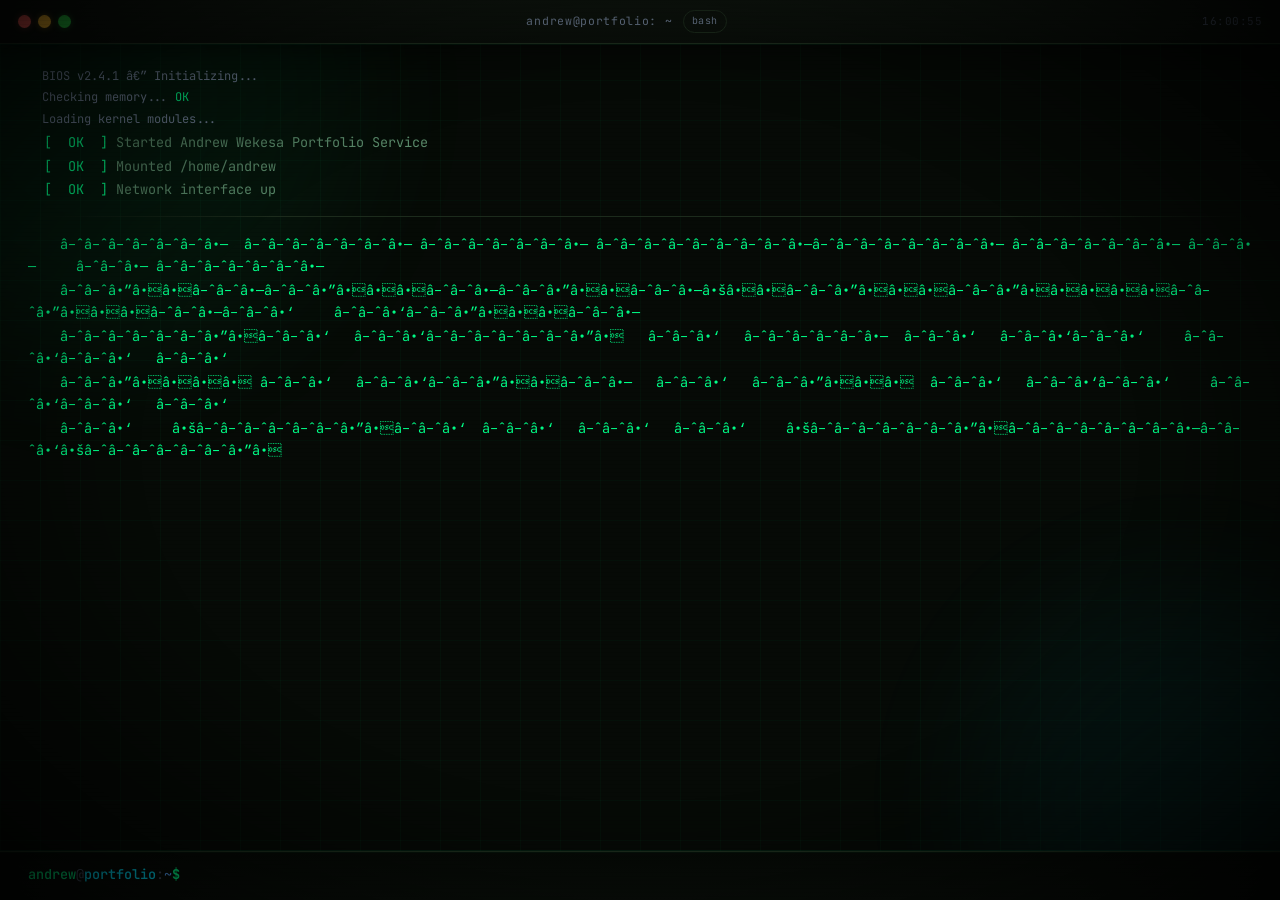
<file: index.html>
﻿<!DOCTYPE html>
<html lang="en">
<head>
<meta charset="UTF-8">
<meta name="viewport" content="width=device-width, initial-scale=1.0">
<title>Andrew Wekesa Wafula â€” Software Engineer</title>
<link href="https://fonts.googleapis.com/css2?family=JetBrains+Mono:wght@300;400;500;700&display=swap" rel="stylesheet">
<style>
*,*::before,*::after{box-sizing:border-box;margin:0;padding:0}
:root{
  --green:#00ff88;--green-dim:#00cc66;--green-faint:rgba(0,255,136,0.07);
  --blue:#58a6ff;--yellow:#ffd700;--red:#ff5555;--cyan:#00e5ff;--purple:#c792ea;
  --white:#e6edf3;--muted:#4a5568;--muted2:#718096;
  --bg:#060a06;--bg2:#0a0f0a;--border:#162216;--border2:#1e2e1e;
}
html,body{height:100%;background:var(--bg);color:var(--green);font-family:'JetBrains Mono',monospace;font-size:13.5px;line-height:1.65;overflow:hidden}
body::before{content:'';position:fixed;inset:0;background-image:linear-gradient(rgba(0,255,136,0.03) 1px,transparent 1px),linear-gradient(90deg,rgba(0,255,136,0.03) 1px,transparent 1px);background-size:40px 40px;pointer-events:none;z-index:0;animation:gridPulse 8s ease-in-out infinite}
@keyframes gridPulse{0%,100%{opacity:.6}50%{opacity:1}}
body::after{content:'';position:fixed;inset:0;background:repeating-linear-gradient(0deg,transparent,transparent 3px,rgba(0,0,0,.06) 3px,rgba(0,0,0,.06) 4px);pointer-events:none;z-index:200}
#vignette{position:fixed;inset:0;background:radial-gradient(ellipse at center,transparent 55%,rgba(0,0,0,.85) 100%);pointer-events:none;z-index:201}
#orb1,#orb2{position:fixed;border-radius:50%;pointer-events:none;z-index:0;filter:blur(80px);opacity:.06}
#orb1{width:500px;height:500px;background:var(--green);top:-150px;left:-150px;animation:orbFloat1 12s ease-in-out infinite}
#orb2{width:400px;height:400px;background:var(--cyan);bottom:-100px;right:-100px;animation:orbFloat2 15s ease-in-out infinite}
@keyframes orbFloat1{0%,100%{transform:translate(0,0)}50%{transform:translate(60px,40px)}}
@keyframes orbFloat2{0%,100%{transform:translate(0,0)}50%{transform:translate(-40px,-60px)}}
#scan-flash{position:fixed;inset:0;background:linear-gradient(180deg,transparent 0%,var(--green) 50%,transparent 100%);pointer-events:none;z-index:300;opacity:0;animation:scanFlash 1.2s ease-out forwards}
@keyframes scanFlash{0%{opacity:0}10%{opacity:.15}100%{opacity:0}}
#terminal-wrapper{position:relative;z-index:10;width:100%;height:100vh;display:flex;flex-direction:column}
#titlebar{background:linear-gradient(180deg,#0f160f,#0a0f0a);border-bottom:1px solid var(--border2);padding:10px 18px;display:flex;align-items:center;gap:10px;flex-shrink:0;box-shadow:0 1px 0 rgba(0,255,136,.06),0 4px 20px rgba(0,0,0,.4)}
.dots{display:flex;gap:7px;align-items:center}
.dot{width:13px;height:13px;border-radius:50%;cursor:default;transition:filter .2s}
.dot:hover{filter:brightness(1.3)}
.dot.red{background:#ff5f57;box-shadow:0 0 6px #ff5f5766}
.dot.yellow{background:#ffbd2e;box-shadow:0 0 6px #ffbd2e66}
.dot.green{background:#28c840;box-shadow:0 0 6px #28c84066}
#titlebar-center{flex:1;display:flex;align-items:center;justify-content:center;gap:10px}
#titlebar-text{font-size:11.5px;color:var(--muted2);letter-spacing:.06em}
.tb-badge{font-size:10px;padding:2px 8px;border:1px solid var(--border2);border-radius:20px;color:var(--muted2);letter-spacing:.05em}
#titlebar-right{font-size:11px;color:var(--muted);letter-spacing:.04em;min-width:80px;text-align:right}
#output{flex:1;overflow-y:auto;padding:22px 28px 10px;scroll-behavior:smooth;position:relative;z-index:10}
#output::-webkit-scrollbar{width:3px}
#output::-webkit-scrollbar-track{background:transparent}
#output::-webkit-scrollbar-thumb{background:var(--border2);border-radius:2px}
#output::-webkit-scrollbar-thumb:hover{background:var(--green-dim)}
#input-area{display:flex;align-items:center;padding:11px 28px 15px;flex-shrink:0;border-top:1px solid var(--border2);background:linear-gradient(0deg,var(--bg2),var(--bg));box-shadow:0 -1px 0 rgba(0,255,136,.08),inset 0 1px 0 rgba(0,255,136,.04);position:relative;z-index:10}
#prompt-label{white-space:nowrap;user-select:none;display:flex;align-items:center}
.pl-user{color:var(--green);font-weight:500}.pl-at{color:var(--muted)}.pl-host{color:var(--cyan);font-weight:500}.pl-sep{color:var(--muted)}.pl-path{color:var(--blue)}.pl-dollar{color:var(--green);margin-right:10px;font-weight:700}
#cmd-input{flex:1;background:transparent;border:none;outline:none;color:var(--white);font-family:inherit;font-size:13.5px;caret-color:var(--green)}
.line{margin:1.5px 0;white-space:pre-wrap;word-break:break-word}
.line.prompt{color:var(--green);display:flex;align-items:flex-start;margin:3px 0}
.line.prompt .p-label{white-space:nowrap}
.line.prompt .cmd-text{color:var(--white);margin-left:10px}
.line.empty{height:8px}.line.output{color:#5a8a6a}.line.error{color:var(--red)}.line.info{color:var(--cyan)}.line.accent{color:var(--yellow)}.line.white{color:var(--white)}.line.muted{color:var(--muted2);font-size:12px}.line.green{color:var(--green)}
.divider{height:1px;background:linear-gradient(90deg,transparent,var(--border2) 20%,var(--border2) 80%,transparent);margin:6px 0}
@keyframes slideIn{from{opacity:0;transform:translateX(-6px)}to{opacity:1;transform:translateX(0)}}
.boot-line{animation:slideIn .18s ease forwards;opacity:0}
.project-card{border:1px solid var(--border2);border-left:3px solid var(--green);padding:12px 16px;margin:5px 0;background:var(--green-faint);border-radius:0 6px 6px 0;position:relative;overflow:hidden;transition:border-color .2s,background .2s}
.project-card::before{content:'';position:absolute;inset:0;background:linear-gradient(135deg,rgba(0,255,136,.04),transparent 60%);pointer-events:none}
.project-card:hover{border-left-color:var(--cyan);background:rgba(0,229,255,.05)}
.p-header{display:flex;align-items:center;gap:10px;flex-wrap:wrap}
.p-title{color:var(--yellow);font-weight:700;font-size:13px}
.p-status{font-size:10px;padding:2px 8px;border-radius:20px;border:1px solid;font-weight:500;letter-spacing:.05em}
.p-desc{color:var(--white);font-size:12px;margin-top:5px;opacity:.8;line-height:1.5}
.p-link{color:var(--green-dim);font-size:11.5px;margin-top:6px;text-decoration:none;display:inline-flex;align-items:center;gap:4px;transition:color .2s}
.p-link:hover{color:var(--green);text-decoration:underline}
.skills-section{margin:4px 0}.skill-row{display:flex;align-items:center;gap:12px;margin:5px 0}
.skill-name{width:130px;color:var(--white);font-size:12px;flex-shrink:0}
.skill-track{flex:1;height:5px;background:var(--border2);border-radius:10px;overflow:hidden}
.skill-fill{height:100%;border-radius:10px;width:0%;transition:width 1s cubic-bezier(.4,0,.2,1)}
.skill-pct{font-size:11px;color:var(--muted2);min-width:32px;text-align:right}
.tag-cloud{display:flex;flex-wrap:wrap;gap:7px;margin:6px 0}
.tag{padding:3px 11px;border:1px solid var(--border2);border-radius:20px;font-size:11.5px;transition:border-color .2s,color .2s;cursor:default}
.tag:hover{border-color:var(--green-dim);color:var(--green)}
.tag.green{color:var(--green-dim);border-color:rgba(0,204,102,.3)}.tag.cyan{color:var(--cyan);border-color:rgba(0,229,255,.3)}.tag.yellow{color:var(--yellow);border-color:rgba(255,215,0,.3)}.tag.purple{color:var(--purple);border-color:rgba(199,146,234,.3)}.tag.blue{color:var(--blue);border-color:rgba(88,166,255,.3)}
.stat-grid{display:grid;grid-template-columns:repeat(auto-fill,minmax(150px,1fr));gap:8px;margin:6px 0}
.stat-card{border:1px solid var(--border2);border-radius:6px;padding:10px 14px;background:var(--green-faint);text-align:center}
.stat-val{font-size:20px;font-weight:700;color:var(--green);line-height:1.2}
.stat-lbl{font-size:10px;color:var(--muted2);margin-top:2px;letter-spacing:.05em}
@media(max-width:600px){html{font-size:12px}#output{padding:14px 14px 8px}#input-area{padding:9px 14px 13px}.stat-grid{grid-template-columns:repeat(2,1fr)}}
</style>
</head>
<body>
<div id="scan-flash"></div>
<div id="vignette"></div>
<div id="orb1"></div>
<div id="orb2"></div>
<div id="terminal-wrapper">
  <div id="titlebar">
    <div class="dots"><div class="dot red"></div><div class="dot yellow"></div><div class="dot green"></div></div>
    <div id="titlebar-center">
      <span id="titlebar-text">andrew@portfolio: ~</span>
      <span class="tb-badge">bash</span>
    </div>
    <div id="titlebar-right"></div>
  </div>
  <div id="output"></div>
  <div id="input-area">
    <span id="prompt-label">
      <span class="pl-user">andrew</span><span class="pl-at">@</span><span class="pl-host">portfolio</span><span class="pl-sep">:</span><span class="pl-path" id="cwd">~</span><span class="pl-dollar"> $</span>
    </span>
    <input id="cmd-input" type="text" autocomplete="off" autocorrect="off" autocapitalize="off" spellcheck="false" autofocus />
  </div>
</div>
<script>
const output=document.getElementById('output'),input=document.getElementById('cmd-input'),cwdEl=document.getElementById('cwd'),tbText=document.getElementById('titlebar-text'),tbRight=document.querySelector('#titlebar-right');
let currentDir='~',cmdHistory=[],histIdx=-1;
function updateClock(){const n=new Date(),h=String(n.getHours()).padStart(2,'0'),m=String(n.getMinutes()).padStart(2,'0'),s=String(n.getSeconds()).padStart(2,'0');tbRight.textContent=`${h}:${m}:${s}`;}
setInterval(updateClock,1000);updateClock();
function esc(t){return String(t).replace(/&/g,'&amp;').replace(/</g,'&lt;').replace(/>/g,'&gt;');}
function print(html,cls='output'){const d=document.createElement('div');d.className='line '+cls;d.innerHTML=html;output.appendChild(d);output.scrollTop=output.scrollHeight;}
function blank(){const d=document.createElement('div');d.className='line empty';output.appendChild(d);}
function hr(){const d=document.createElement('div');d.className='divider';output.appendChild(d);}
function printPrompt(cmd){const d=document.createElement('div');d.className='line prompt';d.innerHTML=`<span class="p-label"><span class="pl-user">andrew</span><span class="pl-at">@</span><span class="pl-host">portfolio</span><span class="pl-sep">:</span><span class="pl-path">${esc(currentDir)}</span><span class="pl-dollar"> $</span></span><span class="cmd-text">${esc(cmd)}</span>`;output.appendChild(d);output.scrollTop=output.scrollHeight;}
function updateCwd(){cwdEl.textContent=currentDir;tbText.textContent=`andrew@portfolio: ${currentDir}`;}

const FS={'~':['about.txt','skills.txt','contact.txt','philosophy.txt','projects/','education/'],'~/projects':['smartbursary/','fundipro/','hms/','footballverse/','portfolio/'],'~/projects/smartbursary':['README.md','frontend/','backend/'],'~/projects/fundipro':['README.md','src/','docs/','public/'],'~/projects/hms':['README.md','src/','frontend/'],'~/projects/portfolio':['index.html'],'~/projects/footballverse':['README.md','src/','data/'],'~/education':['kisii_university.txt','courses.txt']};

const FILES={
'about.txt':`
  Name     :  Andrew Wekesa Wafula
  Role     :  Software Engineer Â· Builder Â· Entrepreneur
  School   :  Kisii University â€” BSc Software Engineering (Year 3)
  Location :  Kenya ðŸ‡°ðŸ‡ª
  Phone    :  +254 710 435 113 / +254 107 875 549
  Email    :  andrewekesa675@gmail.com
  GitHub   :  github.com/ANDREW-WEKESA

  Kenyan software developer building practical digital products â€”
  government systems, marketplaces, healthcare automation, and web applications.
  Focused on platforms that solve local problems but scale globally.

  Key Projects:
    â€¢ SmartBursary â€” NG-CDF bursary management (15 constituencies)
    â€¢ HMS â€” Hospital management with AI symptom checker
    â€¢ FundiPro â€” Service marketplace for artisans
    â€¢ Client Management â€” Freelance pipeline system

  Philosophy:
    â€¢ Build first, improve continuously
    â€¢ Learn through real-world projects
    â€¢ Ship working software, not perfect plans
    â€¢ Create products with real business value

  Open to jobs, freelance projects, and collaborations.
  Let's think big and recreate our world together. ðŸŒ`,
'skills.txt':`
  Run the 'skills' command for a full visual overview.

  Languages  : JavaScript, Python, HTML/CSS, SQL
  Runtime    : Node.js / Express
  Frontend   : React, Vite, PWA
  Databases  : MySQL, MongoDB, Cloudflare D1
  Cloud      : Cloudflare Workers, Pages, Vercel, GitHub Pages
  Tools      : Git, GitHub, VS Code, PowerShell
  APIs       : M-Pesa Daraja, Africa's Talking
  Automation : Python, Selenium`,
'contact.txt':`
  Email    :  andrewekesa675@gmail.com
  Phone    :  +254 710 435 113
  Alt Phone:  +254 107 875 549
  GitHub   :  github.com/ANDREW-WEKESA
  Portfolio:  andrew-wekesa.github.io
  Location :  Kenya ðŸ‡°ðŸ‡ª

  Open to:
    âœ¦  Full-time software engineering roles
    âœ¦  Freelance & contract projects
    âœ¦  SaaS & product collaborations
    âœ¦  Kenyan fintech integrations
    âœ¦  Open source contributions`,
'philosophy.txt':`
  "Let's think big and recreate our world â€”
   a safer and happier place through technology."

  â€” Andrew Wekesa Wafula, 2026

  I believe software is not just code.
  It is infrastructure for human progress.

  Every project I build is a step toward that world:
    âœ¦  HMS     â€” better healthcare access
    âœ¦  FundiPro â€” dignified work for skilled people
    âœ¦  Tools   â€” efficiency for those who need it most

  Requirements never end. Neither does the work.
  That is not a burden â€” it is the mission.`,
'kisii_university.txt':`
  Kisii University
  School of Information Science & Technology
  Degree  : BSc Software Engineering
  Status  : Year 3 (2024 â€“ Present)
  Focus   : Software Engineering, Databases, Web Dev, APIs`,
'courses.txt':`
  SOEN 202 â€” Advanced Database Management
  SOEN 205 â€” Software Engineering Standards
  SOEN 211 â€” Requirements Engineering
  SOEN 212 â€” Software Design
  SOEN 255 â€” Web Development
  SOEN 260 â€” API Design & Integration`,
'README.md (smartbursary)':`
  SmartBursary â€” NG-CDF Bursary Management
  Live     : https://smart-bursary-xijg-git-main-andrew-wekesas-projects.vercel.app
  Backend  : https://smartbursary-backend.onrender.com
  GitHub   : github.com/ANDREW-WEKESA/SmartBursary
  Stack    : React Â· FastAPI Â· PostgreSQL
  Purpose  : Digitize Kenya's NG-CDF bursary process
  Features : Student applications, multi-constituency support,
             document uploads, 8-stage review workflow,
             PDF award letter generation, email/SMS notifications,
             role-based access (students, reviewers, admins),
             15 constituencies, audit logging
  Status   : Live â€” Government-ready production system`,
'README.md (fundipro)':`
  FundiPro â€” Service Marketplace Platform
  Live     : https://fundipro-v21.vercel.app
  GitHub   : github.com/ANDREW-WEKESA/fundipro-v2
  Stack    : JavaScript Â· Node.js Â· React
  Vision   : Connect fundis/artisans/technicians with customers
  Features : Storefronts, profiles, service listings,
             image galleries, vendor management, search
  Ambition : Modern digital ecosystem for skilled workers
  Status   : Live â€” growing`,
'README.md (hms)':`
  HMS â€” Hospital Management System
  Frontend : React (Cloudflare Pages / Vercel)
  Backend  : Cloudflare Workers + D1
  Live     : c215c0fa.hms-frontend-gs6.pages.dev
  Modules  : Patients, Appointments, AI Checker, Analytics,
             Disease Library, Billing, Owner Dashboard
  Status   : Live & actively evolving`,
'README.md (footballverse)':`
  FootballVerse â€” Football Data & Analytics
  Stack   : Python
  Vision  : Football data platform / analytics explorer
  Status  : Active development`,
'README.md (portfolio)':`
  Portfolio â€” Terminal CV
  Stack   : HTML Â· CSS Â· Vanilla JS
  Live    : andrew-wekesa.vercel.app
  Concept : Interactive terminal-style developer portfolio
  Status  : Live`,
};

const PROJECTS=[
  {
    title:'SmartBursary â€” NG-CDF Management System',
    desc:'Full-stack government bursary management system for Kenya\'s National Government Constituency Development Fund. Digitizes the entire application, review, and award process across 15 constituencies. Students apply online, admins review and approve, PDF award letters generated automatically.',
    link:'smart-bursary-xijg-git-main-andrew-wekesas-projects.vercel.app',
    github:'github.com/ANDREW-WEKESA/SmartBursary',
    status:'Live',color:'var(--blue)',
    readme:`# SmartBursary — NG-CDF Management System

## Overview
SmartBursary is a production-ready bursary management system for Kenya's National Government Constituency Development Fund (NG-CDF). It digitizes the entire bursary lifecycle from student application to award letter generation, making education funding transparent, efficient, and accessible.

## Key Features
- Smart forms with auto-fill from student profiles
- 15 real Kenya constituencies
- 8-stage workflow: Submitted → Under Review → Verification → Committee Review → Approved/Rejected/Disbursed
- PDF award letter generation
- Email & SMS notifications (SendGrid + Africa's Talking)
- Complete audit logging

## Tech Stack
- Frontend: React + Vite
- Backend: FastAPI (Python)
- Database: PostgreSQL
- Deployment: Vercel + Render

## Status
🟢 Live in Production

## Links
- Live: https://smart-bursary-xijg-git-main-andrew-wekesas-projects.vercel.app/
- GitHub: https://github.com/ANDREW-WEKESA/SmartBursary`
  },
  {
    title:'Client Management System',
    desc:'Full-stack client intake and project management system. Clients submit project requests, Andrew manages them through a pipeline from New to Paid. Backed by Cloudflare D1.',
    link:'client-mgmt-iota.vercel.app',
    github:'github.com/ANDREW-WEKESA/client-mgmt',
    status:'Live',color:'var(--purple)',
    readme:`# Client Management System

## Overview
A purpose-built client management system for freelance software development. Clients describe what they want to build via a structured intake form, and Andrew manages projects through a full pipeline dashboard.

## Features
- Project intake form with structured questions
- Pipeline stages: New → Quoted → Agreed → In Progress → Review → Delivered → Paid
- Admin dashboard with status management
- CSV export for reports
- Email client directly from dashboard

## Tech Stack
- Frontend: HTML · CSS · Vanilla JS
- Backend: Cloudflare Workers · Hono
- Database: Cloudflare D1 (SQLite)

## Status
🟢 Live

## Links
- Live: https://client-mgmt-iota.vercel.app
- GitHub: https://github.com/ANDREW-WEKESA/client-mgmt`
  },
  {
    title:'FundiPro â€” Service Marketplace',
    desc:'Digital marketplace connecting fundis, artisans and technicians with customers. Storefronts, profiles, service listings, image galleries, and vendor management.',
    link:'fundipro-v21.vercel.app',
    github:'github.com/ANDREW-WEKESA/fundipro-v2',
    status:'Live',color:'var(--green)',
    readme:`# FundiPro — Service Marketplace

## Overview
FundiPro is a digital marketplace that connects fundis, artisans, and skilled technicians with customers across Kenya. The platform digitizes local service industries and provides skilled workers with a professional online presence.

## Features
- Professional storefronts for fundis and artisans
- Service listings with images and pricing
- Customer search and discovery
- Vendor profile management
- Image galleries for showcasing work
- Search and filter capabilities

## Tech Stack
- Frontend: React · Vite
- Backend: Node.js · Express
- Database: MySQL
- Deployment: Vercel

## Status
🟢 Live — actively growing client base

## Links
- Live: https://fundipro-v21.vercel.app
- GitHub: https://github.com/ANDREW-WEKESA/fundipro-v2`
  },
  {
    title:'HMS â€” Hospital Management System',
    desc:'Full hospital dashboard with patient management, appointments, AI symptom checker, analytics, disease library, billing, and owner dashboard. PWA-ready.',
    link:'hms-frontend-gs6.pages.dev',
    github:'github.com/ANDREW-WEKESA/hms',
    status:'Live',color:'var(--cyan)',
    readme:`# HMS — Hospital Management System

## Overview
A comprehensive hospital management platform built for Kenyan healthcare facilities. Designed to digitize patient records, streamline appointments, and provide AI-powered clinical support.

## Modules
- Patient Management — Registration, profiles, medical history
- Appointments — Scheduling, calendar, SMS reminders
- AI Symptom Checker — Powered by Anthropic Claude
- Disease Library — Kenya-specific disease database
- Analytics — Patient trends, visit analytics, reports
- Billing — Invoice generation, payment tracking
- Lab Results — Test ordering and results management
- Multi-Hospital Dashboard
- PWA Offline Support

## Tech Stack
- Frontend: React · Vite · TailwindCSS
- Backend: Cloudflare Workers · Hono
- Database: Cloudflare D1 (SQLite)
- AI: Anthropic Claude API
- SMS: Africa's Talking

## Status
🟢 Live & actively evolving

## Links
- Live: https://hms-frontend-gs6.pages.dev
- GitHub: https://github.com/ANDREW-WEKESA/hms`
  },
  {
    title:'FootballVerse â€” Football Analytics',
    desc:'Football data and analytics platform. Stats, match data, insights, and automation workflows for the beautiful game.',
    link:'github.com/ANDREW-WEKESA/FootballVerse',
    github:'github.com/ANDREW-WEKESA/FootballVerse',
    status:'Active',color:'var(--yellow)',
    readme:`# FootballVerse — Football Analytics

## Overview
FootballVerse is a football data and analytics platform focused on delivering insights, statistics, and automated data workflows for the beautiful game.

## Features
- Match data collection and storage
- Player and team statistics
- Automated data pipelines
- Analytics and trend analysis
- Browser automation for data gathering

## Tech Stack
- Language: Python
- Automation: Selenium
- Data: Pandas · NumPy
- Storage: SQLite / JSON

## Status
🟡 Active development

## Links
- GitHub: https://github.com/ANDREW-WEKESA/FootballVerse`
  },
  {
    title:'FundiPro Website',
    desc:'Complete marketing website for FundiPro service marketplace. Multi-page site with services showcase, about page, contact forms, and vendor listings.',
    link:'andrew-wekesa.github.io/fundipro-website',
    github:'github.com/ANDREW-WEKESA/fundipro-website',
    status:'Live',color:'var(--orange)',
    readme:`# FundiPro Website

## Overview
Complete marketing website for the FundiPro service marketplace platform. Multi-page professional website showcasing services, features, and vendor ecosystem.

## Pages
- Home — Hero section, features overview, CTA
- Services — Complete service catalog and categories
- About — Platform story, mission, and team
- Contact — Contact forms and support information
- Vendors — Featured vendors and success stories

## Features
- Multi-page navigation
- Service category browsing
- Vendor showcase section
- Contact forms
- Responsive design
- SEO-optimized content

## Tech Stack
- HTML · CSS · JavaScript
- Multi-page architecture
- GitHub Pages deployment

## Status
🟢 Live

## Links
- Live: https://andrew-wekesa.github.io/fundipro-website/
- GitHub: https://github.com/ANDREW-WEKESA/fundipro-website`
  },
  {
    title:'HMS Website',
    desc:'Complete marketing website for Hospital Management System. Professional healthcare-focused site showcasing HMS modules, AI features, and benefits for healthcare facilities.',
    link:'hms-fundipro-websites-hms.vercel.app',
    github:'github.com/ANDREW-WEKESA/hms-website',
    status:'Live',color:'var(--cyan)',
    readme:`# HMS Website

## Overview
Professional marketing website for the Hospital Management System (HMS). Comprehensive showcase of healthcare management platform capabilities, modules, and benefits.

## Features
- Healthcare-focused design
- Complete module showcase
- AI capabilities highlight
- Benefits for healthcare facilities
- Patient management overview
- Appointment system features
- Billing & analytics sections
- Kenya-specific healthcare focus
- Professional medical branding

## Tech Stack
- HTML · CSS · JavaScript
- Healthcare-optimized design
- Vercel deployment

## Status
🟢 Live

## Links
- Live: https://hms-fundipro-websites-hms.vercel.app/
- GitHub: https://github.com/ANDREW-WEKESA/hms-website`
  },
  {
    title:'Portfolio â€” Terminal CV',
    desc:'This terminal-style developer portfolio. One file, no framework, fully interactive. Building products one deployment at a time.',
    link:'andrew-wekesa.vercel.app',
    github:'github.com/ANDREW-WEKESA/portfolio',
    status:'Live',color:'var(--green)',
    readme:`# Portfolio — Terminal CV

## Overview
An interactive developer portfolio designed as a Linux terminal emulator. Visitors explore Andrew's profile by typing commands — no buttons, no scrolling sections, just a terminal.

## Features
- Fake boot sequence with BIOS animation
- ASCII art banner
- CRT scanline overlay + vignette
- Animated background grid
- Live clock in titlebar
- Full command set with tab autocomplete
- Arrow key command history

## Commands
whoami · projects · skills · contact · philosophy · stats · neofetch · ls · cat · cd · github · email

## Tech Stack
- Pure HTML · CSS · Vanilla JavaScript
- No framework · No build step · Single file

## Status
🟢 Live

## Links
- Live: https://andrew-wekesa.vercel.app
- GitHub: https://github.com/ANDREW-WEKESA/portfolio`
  },
];


function cmdHelp(){
  blank();
  print(`  <span style="color:var(--yellow);font-weight:700">COMMANDS</span>`,'white');
  blank();
  [['whoami','Who is Andrew?'],['projects','All projects'],['pages','Project landing pages'],['skills','Skills overview'],['contact','Contact info'],['philosophy','My mission & vision'],['stats','Quick stats'],['neofetch','System info'],['ls','List directory'],['cat [file]','Read a file'],['cd [dir]','Change directory'],['pwd','Working directory'],['github','Open GitHub'],['email','Send email'],['date','Current date/time'],['history','Command history'],['clear','Clear terminal']].forEach(([c,d])=>{
    print(`  <span style="color:var(--green);display:inline-block;min-width:120px">${c}</span><span style="color:var(--muted2)">${d}</span>`);
  });
  blank();
  print(`  <span style="color:var(--muted2)">â†‘â†“ history  Â·  Tab autocomplete  Â·  Ctrl+L clear</span>`,'muted');
  blank();
}

function cmdWhoami(){
  blank();
  const art=[
    `  <span style="color:var(--green)"> â–ˆâ–ˆâ–ˆâ–ˆâ–ˆâ•— â–ˆâ–ˆâ–ˆâ•—  â–ˆâ–ˆâ•—â–ˆâ–ˆâ–ˆâ–ˆâ–ˆâ–ˆâ•— â–ˆâ–ˆâ–ˆâ–ˆâ–ˆâ–ˆâ•— â–ˆâ–ˆâ–ˆâ–ˆâ–ˆâ–ˆâ–ˆâ•—â–ˆâ–ˆâ•—    â–ˆâ–ˆâ•—</span>`,
    `  <span style="color:var(--green)">â–ˆâ–ˆâ•”â•â•â–ˆâ–ˆâ•—â–ˆâ–ˆâ–ˆâ–ˆâ•— â–ˆâ–ˆâ•‘â–ˆâ–ˆâ•”â•â•â–ˆâ–ˆâ•—â–ˆâ–ˆâ•”â•â•â–ˆâ–ˆâ•—â–ˆâ–ˆâ•”â•â•â•â•â•â–ˆâ–ˆâ•‘    â–ˆâ–ˆâ•‘</span>`,
    `  <span style="color:var(--green)">â–ˆâ–ˆâ–ˆâ–ˆâ–ˆâ–ˆâ–ˆâ•‘â–ˆâ–ˆâ•”â–ˆâ–ˆâ•—â–ˆâ–ˆâ•‘â–ˆâ–ˆâ•‘  â–ˆâ–ˆâ•‘â–ˆâ–ˆâ–ˆâ–ˆâ–ˆâ–ˆâ•”â•â–ˆâ–ˆâ–ˆâ–ˆâ–ˆâ•—  â–ˆâ–ˆâ•‘ â–ˆâ•— â–ˆâ–ˆâ•‘</span>`,
    `  <span style="color:var(--green)">â–ˆâ–ˆâ•”â•â•â–ˆâ–ˆâ•‘â–ˆâ–ˆâ•‘â•šâ–ˆâ–ˆâ–ˆâ–ˆâ•‘â–ˆâ–ˆâ•‘  â–ˆâ–ˆâ•‘â–ˆâ–ˆâ•”â•â•â–ˆâ–ˆâ•—â–ˆâ–ˆâ•”â•â•â•  â–ˆâ–ˆâ•‘â–ˆâ–ˆâ–ˆâ•—â–ˆâ–ˆâ•‘</span>`,
    `  <span style="color:var(--green)">â–ˆâ–ˆâ•‘  â–ˆâ–ˆâ•‘â–ˆâ–ˆâ•‘ â•šâ–ˆâ–ˆâ–ˆâ•‘â–ˆâ–ˆâ–ˆâ–ˆâ–ˆâ–ˆâ•”â•â–ˆâ–ˆâ•‘  â–ˆâ–ˆâ•‘â–ˆâ–ˆâ–ˆâ–ˆâ–ˆâ–ˆâ–ˆâ•—â•šâ–ˆâ–ˆâ–ˆâ•”â–ˆâ–ˆâ–ˆâ•”â•</span>`,
    `  <span style="color:var(--green)">â•šâ•â•  â•šâ•â•â•šâ•â•  â•šâ•â•â•â•šâ•â•â•â•â•â• â•šâ•â•  â•šâ•â•â•šâ•â•â•â•â•â•â• â•šâ•â•â•â•šâ•â•â•</span>`,
    `  <span style="color:var(--muted2)">                     W A F U L A                     </span>`,
  ];
  art.forEach(l=>print(l,'white'));
  blank();
  [['Name','Andrew Wekesa Wafula'],['Role','Software Engineer Â· Builder Â· Entrepreneur'],['School','Kisii University â€” BSc SE, Year 3'],['Location','Kenya ðŸ‡°ðŸ‡ª'],['Email','andrewekesa675@gmail.com'],['Phone','+254 710 435 113'],['GitHub','github.com/ANDREW-WEKESA'],['SmartBursary','smart-bursary-xijg-git-main-andrew-wekesas-projects.vercel.app ðŸŽ“'],['FundiPro','fundipro-v21.vercel.app ðŸš€'],['HMS','hms-frontend-gs6.pages.dev ðŸ¥'],['Client Mgmt','client-mgmt-iota.vercel.app ðŸ“‹'],['Mission','Build a safer, happier world through technology ðŸŒ'],['Open to','Jobs Â· Freelance Â· Collaborations ðŸš€']].forEach(([k,v])=>{
    print(`  <span style="color:var(--cyan);display:inline-block;min-width:100px">${k}</span><span style="color:var(--muted2)"> Â·  </span><span style="color:var(--white)">${v}</span>`);
  });
  blank();
}

function cmdPhilosophy(){
  blank();
  print(`  <span style="color:var(--yellow);font-weight:700">[ MISSION & VISION ]</span>`,'white');
  blank();
  print(`  <span style="color:var(--green)">"Let's think big and recreate our world â€”</span>`);
  print(`  <span style="color:var(--green)"> a safer and happier place through technology."</span>`);
  blank();
  print(`  <span style="color:var(--white)">Software is not just code.</span>`);
  print(`  <span style="color:var(--white)">It is infrastructure for human progress.</span>`);
  blank();
  print(`  <span style="color:var(--muted2)">Every project I build is a step toward that world:</span>`);
  [['SmartBursary','Transparent education funding for Kenya'],['HMS','Better healthcare access for everyone'],['FundiPro','Dignified work & income for skilled people'],['FootballVerse','Data-driven insights for the beautiful game'],['Next','Whatever the world needs built next']].forEach(([k,v])=>{
    print(`  <span style="color:var(--green)">âœ¦</span>  <span style="color:var(--cyan)">${k.padEnd(14)}</span><span style="color:var(--white)">${v}</span>`);
  });
  blank();
  print(`  <span style="color:var(--muted2)">Requirements never end. Neither does the work.</span>`);
  print(`  <span style="color:var(--muted2)">That is not a burden â€” it is the mission.</span>`);
  blank();
}

function cmdContact(){
  blank();
  print(`  <span style="color:var(--yellow);font-weight:700">[ CONTACT ANDREW ]</span>`,'white');
  blank();
  [['Email','andrewekesa675@gmail.com','var(--green)'],['Phone','+254 710 435 113','var(--cyan)'],['Alt','  +254 107 875 549','var(--cyan)'],['GitHub','github.com/ANDREW-WEKESA','var(--green)'],['Portfolio','andrew-wekesa.vercel.app','var(--blue)'],['Location','Kenya ðŸ‡°ðŸ‡ª','var(--white)']].forEach(([k,v,c])=>{
    print(`  <span style="color:var(--muted2);display:inline-block;min-width:100px">${k}</span><span style="color:${c}">${v}</span>`);
  });
  blank();
  ['Full-time software engineering roles','Freelance & contract projects','SaaS & product collaborations','Kenyan fintech integrations','Open source contributions'].forEach(i=>{
    print(`  <span style="color:var(--green)">âœ¦</span>  <span style="color:var(--white)">${i}</span>`);
  });
  blank();
  print(`  Type <span style="color:var(--green)">github</span> to open GitHub  Â·  <span style="color:var(--green)">email</span> to send an email`,'muted');
  blank();
}

function cmdProjects(){
  blank();
  print(`  <span style="color:var(--yellow);font-weight:700">[ PROJECTS ]</span>  <span style="color:var(--muted2)">${PROJECTS.length} active â€” click any card to read README</span>`,'white');
  blank();
  PROJECTS.forEach((p,i)=>{
    const card=document.createElement('div');
    card.className='project-card';
    card.style.cursor='pointer';
    const readmeHtml=p.readme.split('\n').map(line=>{
      if(line.startsWith('# '))return `<div style="color:var(--yellow);font-weight:700;font-size:14px;margin:10px 0 6px">${esc(line.slice(2))}</div>`;
      if(line.startsWith('## '))return `<div style="color:var(--cyan);font-weight:600;font-size:12px;margin:8px 0 4px;letter-spacing:.05em">${esc(line.slice(3))}</div>`;
      if(line.startsWith('- **'))return `<div style="color:var(--white);font-size:12px;margin:2px 0;padding-left:12px">â€¢ ${line.slice(2).replace(/\*\*(.*?)\*\*/g,'<span style="color:var(--green)">$1</span>')}</div>`;
      if(line.startsWith('- '))return `<div style="color:var(--muted2);font-size:12px;margin:1px 0;padding-left:12px">Â· ${esc(line.slice(2))}</div>`;
      if(line.startsWith('`'))return `<div style="color:var(--cyan);font-size:11px;margin:4px 0;font-family:inherit">${esc(line)}</div>`;
      if(line.trim()==='')return `<div style="height:4px"></div>`;
      return `<div style="color:var(--white);font-size:12px;margin:2px 0;line-height:1.5">${esc(line)}</div>`;
    }).join('');
    card.innerHTML=`
      <div class="p-header" style="justify-content:space-between">
        <div style="display:flex;align-items:center;gap:10px;flex-wrap:wrap">
          <span class="p-title">${p.title}</span>
          <span class="p-status" style="color:${p.color};border-color:${p.color}">${p.status}</span>
        </div>
        <span class="readme-toggle" style="font-size:11px;color:var(--muted2);white-space:nowrap">README â–¸</span>
      </div>
      <div class="p-desc">${p.desc}</div>
      <div style="display:flex;gap:12px;margin-top:6px;flex-wrap:wrap">
        <a class="p-link" href="https://${p.link}" target="_blank" rel="noopener" onclick="event.stopPropagation()">â†— ${p.link}</a>
        <a class="p-link" href="https://${p.github}" target="_blank" rel="noopener" onclick="event.stopPropagation()" style="color:var(--muted2)">âŽ‡ ${p.github.replace('github.com/','')}</a>
      </div>
      <div class="readme-body" style="display:none;margin-top:14px;padding-top:14px;border-top:1px solid var(--border2)">${readmeHtml}</div>`;
    card.addEventListener('click',()=>{
      const body=card.querySelector('.readme-body');
      const toggle=card.querySelector('.readme-toggle');
      const open=body.style.display==='none';
      body.style.display=open?'block':'none';
      toggle.textContent=open?'README â–¾':'README â–¸';
      card.style.borderLeftColor=open?p.color.replace('var(','').replace(')','').trim():p.color;
      if(open){setTimeout(()=>{output.scrollTop=output.scrollHeight;},100);}
    });
    output.appendChild(card);
  });
  blank();
  print(`  <span style="color:var(--muted2)">Click any project card to expand its README</span>`,'muted');
  output.scrollTop=output.scrollHeight;
}

function cmdSkills(){
  blank();print(`  <span style="color:var(--yellow);font-weight:700">[ SKILLS ]</span>`,'white');blank();
  const bars=[['HTML / CSS',95,'linear-gradient(90deg,var(--green),var(--cyan))'],['JavaScript',90,'linear-gradient(90deg,var(--yellow),var(--green))'],['Node.js',84,'linear-gradient(90deg,var(--green),var(--green-dim))'],['React / Vite',80,'linear-gradient(90deg,var(--cyan),var(--blue))'],['MySQL / D1',82,'linear-gradient(90deg,var(--blue),var(--cyan))'],['Git / GitHub',88,'linear-gradient(90deg,var(--purple),var(--blue))'],['Python',70,'linear-gradient(90deg,var(--yellow),var(--green-dim))'],['MongoDB',68,'linear-gradient(90deg,var(--green-dim),var(--cyan))'],['Cloudflare',75,'linear-gradient(90deg,var(--yellow),var(--cyan))']];
  const sec=document.createElement('div');sec.className='skills-section';
  bars.forEach(([name,pct,grad])=>{const row=document.createElement('div');row.className='skill-row';row.innerHTML=`<div class="skill-name">${name}</div><div class="skill-track"><div class="skill-fill" data-w="${pct}" style="background:${grad}"></div></div><div class="skill-pct">${pct}%</div>`;sec.appendChild(row);});
  output.appendChild(sec);
  setTimeout(()=>sec.querySelectorAll('.skill-fill').forEach(b=>b.style.width=b.dataset.w+'%'),60);
  blank();print(`  <span style="color:var(--muted2)">Kenyan APIs & Cloud</span>`);
  const t1=document.createElement('div');t1.className='tag-cloud';t1.style.marginLeft='2px';
  ["M-Pesa Daraja","Africa's Talking","Cloudflare Workers","Vercel","GitHub Pages"].forEach(t=>{const s=document.createElement('span');s.className='tag cyan';s.textContent=t;t1.appendChild(s);});
  output.appendChild(t1);blank();
  print(`  <span style="color:var(--muted2)">Concepts & Tools</span>`);
  const t2=document.createElement('div');t2.className='tag-cloud';t2.style.marginLeft='2px';
  [{t:'REST API',c:'green'},{t:'JWT',c:'green'},{t:'PWA',c:'green'},{t:'Selenium',c:'yellow'},{t:'Schema Design',c:'blue'},{t:'MVC',c:'purple'},{t:'SaaS',c:'yellow'},{t:'Marketplace',c:'purple'},{t:'D1 SQLite',c:'blue'},{t:'VS Code',c:'blue'}].forEach(({t,c})=>{const s=document.createElement('span');s.className=`tag ${c}`;s.textContent=t;t2.appendChild(s);});
  output.appendChild(t2);blank();output.scrollTop=output.scrollHeight;
}

function cmdStats(){
  blank();print(`  <span style="color:var(--yellow);font-weight:700">[ STATS ]</span>`,'white');blank();
  const grid=document.createElement('div');grid.className='stat-grid';
  [['7','PROJECTS'],['3+','YEARS CODING'],['Y3','BSc YEAR'],['7','LIVE APPS'],['2','KENYAN APIs'],['âˆž','REQUIREMENTS'],['ðŸ‡°ðŸ‡ª','KENYA'],['ðŸŒ','MISSION']].forEach(([val,lbl])=>{const c=document.createElement('div');c.className='stat-card';c.innerHTML=`<div class="stat-val">${val}</div><div class="stat-lbl">${lbl}</div>`;grid.appendChild(c);});
  output.appendChild(grid);blank();output.scrollTop=output.scrollHeight;
}

function cmdNeofetch(){
  blank();
  [`  <span style="color:var(--green)">  â–ˆâ–ˆâ–ˆâ–ˆâ–ˆâ–ˆâ•— </span>   <span style="color:var(--yellow)">andrew</span><span style="color:var(--muted2)">@</span><span style="color:var(--cyan)">portfolio</span>`,
   `  <span style="color:var(--green)"> â–ˆâ–ˆâ•”â•â•â•â•â• </span>   <span style="color:var(--muted2)">â”€â”€â”€â”€â”€â”€â”€â”€â”€â”€â”€â”€â”€â”€â”€â”€â”€â”€â”€â”€â”€â”€â”€â”€â”€â”€â”€â”€â”€â”€</span>`,
   `  <span style="color:var(--green)"> â–ˆâ–ˆâ•‘  â–ˆâ–ˆâ–ˆâ•—</span>   <span style="color:var(--cyan)">OS</span>       <span style="color:var(--white)">Windows 11 + WSL2</span>`,
   `  <span style="color:var(--green)"> â–ˆâ–ˆâ•‘   â–ˆâ–ˆâ•‘</span>   <span style="color:var(--cyan)">Editor</span>   <span style="color:var(--white)">VS Code</span>`,
   `  <span style="color:var(--green)"> â•šâ–ˆâ–ˆâ–ˆâ–ˆâ–ˆâ–ˆâ•”â•</span>   <span style="color:var(--cyan)">Runtime</span>  <span style="color:var(--white)">Node.js</span>`,
   `  <span style="color:var(--green)">  â•šâ•â•â•â•â•â• </span>   <span style="color:var(--cyan)">DB</span>       <span style="color:var(--white)">MySQL Â· D1 Â· MongoDB</span>`,
   `           <span style="color:var(--cyan)">Cloud</span>    <span style="color:var(--white)">Cloudflare Â· Vercel Â· GitHub</span>`,
   `           <span style="color:var(--cyan)">School</span>   <span style="color:var(--white)">Kisii University â€” BSc SE Year 3</span>`,
   `           <span style="color:var(--cyan)">Location</span> <span style="color:var(--white)">Kenya ðŸ‡°ðŸ‡ª</span>`,
   `           <span style="color:var(--cyan)">Mission</span>  <span style="color:var(--white)">Build a safer, happier world ðŸŒ</span>`,
   ``,
   `  <span style="background:#ff5555;color:#ff5555">â–“â–“â–“</span><span style="background:#ffd700;color:#ffd700">â–“â–“â–“</span><span style="background:#00ff88;color:#00ff88">â–“â–“â–“</span><span style="background:#58a6ff;color:#58a6ff">â–“â–“â–“</span><span style="background:#00e5ff;color:#00e5ff">â–“â–“â–“</span><span style="background:#c792ea;color:#c792ea">â–“â–“â–“</span>`,
  ].forEach(l=>print(l,'white'));blank();
}

function cmdLs(args){
  let target=args[0]?args[0].replace(/\/$/,''):currentDir;
  if(target==='.')target=currentDir;
  const aliases={'projects':'~/projects','education':'~/education','./projects':'~/projects','./education':'~/education'};
  if(aliases[target])target=aliases[target];
  else if(!target.startsWith('~'))target=currentDir+'/'+target;
  target=target.replace(/\/\//g,'/');
  const entries=FS[target];
  if(!entries){print(`ls: cannot access '${esc(args[0]||'.')}': No such file or directory`,'error');return;}
  blank();let out='';
  entries.filter(e=>e.endsWith('/')).forEach(d=>{out+=`<span style="color:var(--blue);font-weight:600">${d}</span>  `;});
  entries.filter(e=>!e.endsWith('/')).forEach(f=>{const ext=f.split('.').pop();const col=ext==='md'?'var(--cyan)':ext==='json'?'var(--yellow)':ext==='html'||ext==='css'?'var(--purple)':'var(--green)';out+=`<span style="color:${col}">${f}</span>  `;});
  print(out||'(empty)');blank();
}

function cmdCat(args){
  if(!args[0]){print('cat: missing operand','error');return;}
  let content=FILES[args[0]];
  if(!content&&args[0]==='README.md'){
    if(currentDir.includes('fundipro'))content=FILES['README.md (fundipro)'];
    else if(currentDir.includes('hms'))content=FILES['README.md (hms)'];
    else if(currentDir.includes('footballverse'))content=FILES['README.md (footballverse)'];
    else if(currentDir.includes('portfolio'))content=FILES['README.md (portfolio)'];
  }
  if(!content){print(`cat: ${esc(args[0])}: No such file or directory`,'error');return;}
  blank();content.trim().split('\n').forEach(l=>print(esc(l),'white'));blank();
}

function goUp(){if(currentDir==='~')return '~';const p=currentDir.split('/');p.pop();return p.join('/')||'~';}

function cmdCd(args){
  if(!args[0]||args[0]==='~'){currentDir='~';updateCwd();return;}
  const t=args[0].replace(/\/$/,'');
  if(t==='..'){currentDir=goUp();updateCwd();return;}
  const map={'projects':'~/projects','./projects':'~/projects','education':'~/education','./education':'~/education','fundipro':currentDir.includes('projects')?'~/projects/fundipro':null,'hms':currentDir.includes('projects')?'~/projects/hms':null,'portfolio':currentDir.includes('projects')?'~/projects/portfolio':null,'footballverse':currentDir.includes('projects')?'~/projects/footballverse':null};
  const resolved=map[t]||(t.startsWith('~/')?t:null);
  if(resolved&&FS[resolved]){currentDir=resolved;updateCwd();}
  else print(`cd: ${esc(args[0])}: No such file or directory`,'error');
}

function cmdPwd(){print('/home/'+currentDir.replace('~','andrew'));}
function cmdGithub(){print(`  Opening github.com/ANDREW-WEKESA ...`,'info');setTimeout(()=>window.open('https://github.com/ANDREW-WEKESA','_blank'),300);}
function cmdEmail(){print(`  Opening email to andrewekesa675@gmail.com ...`,'info');setTimeout(()=>window.open('mailto:andrewekesa675@gmail.com','_blank'),300);}
function cmdHistoryCmd(){if(!cmdHistory.length){print('  No history yet.','muted');return;}blank();[...cmdHistory].reverse().forEach((c,i)=>{print(`  <span style="color:var(--muted2)">${String(i+1).padStart(3)}</span>  <span style="color:var(--white)">${esc(c)}</span>`,'muted');});blank();}

function cmdPages(){
  blank();
  print(`  <span style="color:var(--yellow);font-weight:700">[ PROJECT LANDING PAGES ]</span>`,'white');
  blank();
  const pages=[
    ['FundiPro','fundipro.html','Service marketplace for skilled workers'],
    ['HMS','hms.html','Hospital management system with AI']
  ];
  pages.forEach(([name,file,desc])=>{
    print(`  <span style="color:var(--green);display:inline-block;min-width:140px">${name}</span><span style="color:var(--cyan)">${file}</span>`);
    print(`  <span style="color:var(--muted2);margin-left:140px">${desc}</span>`);
    blank();
  });
  print(`  <span style="color:var(--muted2)">Visit: https://andrew-wekesa.vercel.app/fundipro.html</span>`,'muted');
  print(`  <span style="color:var(--muted2)">       https://andrew-wekesa.vercel.app/hms.html</span>`,'muted');
  blank();
}

const COMMANDS={
  help:()=>cmdHelp(),whoami:()=>cmdWhoami(),projects:()=>cmdProjects(),pages:()=>cmdPages(),skills:()=>cmdSkills(),
  contact:()=>cmdContact(),philosophy:()=>cmdPhilosophy(),stats:()=>cmdStats(),neofetch:()=>cmdNeofetch(),
  ls:(a)=>cmdLs(a),cat:(a)=>cmdCat(a),cd:(a)=>cmdCd(a),pwd:()=>cmdPwd(),
  github:()=>cmdGithub(),email:()=>cmdEmail(),history:()=>cmdHistoryCmd(),
  clear:()=>{output.innerHTML=''},
  date:()=>print(new Date().toLocaleString('en-KE',{timeZone:'Africa/Nairobi',hour12:false}),'info'),
  echo:(a)=>print(esc(a.join(' ')),'white'),
  exit:()=>print("exit: You can't leave. The mission isn't finished. ðŸŒ",'error'),
  sudo:()=>print('sudo: andrew is not in the sudoers file. This incident will be reported.','error'),
  rm:(a)=>print(a.includes('-rf')?'rm: Nice try. The portfolio stays. ðŸ›¡ï¸':'rm: permission denied','error'),
  uname:()=>print('Linux portfolio 5.15.0-1 #1 SMP x86_64 GNU/Linux'),
};

function run(cmd){
  cmd=cmd.trim();if(!cmd)return;
  cmdHistory.unshift(cmd);histIdx=-1;
  printPrompt(cmd);
  const parts=cmd.split(/\s+/),name=parts[0].toLowerCase(),args=parts.slice(1);
  if(COMMANDS[name])COMMANDS[name](args);
  else print(`  bash: <span style="color:var(--yellow)">${esc(name)}</span>: command not found â€” type <span style="color:var(--green)">help</span> for available commands`,'error');
  blank();
}

input.addEventListener('keydown',e=>{
  if(e.key==='Enter'){const v=input.value;input.value='';run(v);}
  else if(e.key==='ArrowUp'){e.preventDefault();if(histIdx<cmdHistory.length-1)histIdx++;input.value=cmdHistory[histIdx]||'';}
  else if(e.key==='ArrowDown'){e.preventDefault();if(histIdx>0)histIdx--;else{histIdx=-1;input.value='';return;}input.value=cmdHistory[histIdx]||'';}
  else if(e.key==='Tab'){e.preventDefault();const parts=input.value.split(' ');const partial=parts[parts.length-1];if(parts.length===1){const m=Object.keys(COMMANDS).find(c=>c.startsWith(partial));if(m)input.value=m;}}
  else if(e.key==='l'&&e.ctrlKey){e.preventDefault();output.innerHTML='';}
  else if(e.key==='c'&&e.ctrlKey){e.preventDefault();printPrompt(input.value+'^C');input.value='';blank();}
});
document.getElementById('terminal-wrapper').addEventListener('click',()=>input.focus());

function boot(){
  const t=(fn,ms)=>setTimeout(fn,ms);
  [[0,'muted','  BIOS v2.4.1 â€” Initializing...'],[180,'muted','  Checking memory... <span style="color:var(--green)">OK</span>'],[320,'muted','  Loading kernel modules...'],[460,'output','  <span style="color:var(--green)">[  OK  ]</span> Started Andrew Wekesa Portfolio Service'],[580,'output','  <span style="color:var(--green)">[  OK  ]</span> Mounted /home/andrew'],[700,'output','  <span style="color:var(--green)">[  OK  ]</span> Network interface up']].forEach(([d,cls,txt])=>t(()=>print(txt,cls),d));
  t(()=>{blank();hr();blank();},820);
  const art=[
    `  <span style="color:var(--green)">  â–ˆâ–ˆâ–ˆâ–ˆâ–ˆâ–ˆâ•—  â–ˆâ–ˆâ–ˆâ–ˆâ–ˆâ–ˆâ•— â–ˆâ–ˆâ–ˆâ–ˆâ–ˆâ–ˆâ•— â–ˆâ–ˆâ–ˆâ–ˆâ–ˆâ–ˆâ–ˆâ–ˆâ•—â–ˆâ–ˆâ–ˆâ–ˆâ–ˆâ–ˆâ–ˆâ•— â–ˆâ–ˆâ–ˆâ–ˆâ–ˆâ–ˆâ•— â–ˆâ–ˆâ•—     â–ˆâ–ˆâ•— â–ˆâ–ˆâ–ˆâ–ˆâ–ˆâ–ˆâ•— </span>`,
    `  <span style="color:var(--green)">  â–ˆâ–ˆâ•”â•â•â–ˆâ–ˆâ•—â–ˆâ–ˆâ•”â•â•â•â–ˆâ–ˆâ•—â–ˆâ–ˆâ•”â•â•â–ˆâ–ˆâ•—â•šâ•â•â–ˆâ–ˆâ•”â•â•â•â–ˆâ–ˆâ•”â•â•â•â•â•â–ˆâ–ˆâ•”â•â•â•â–ˆâ–ˆâ•—â–ˆâ–ˆâ•‘     â–ˆâ–ˆâ•‘â–ˆâ–ˆâ•”â•â•â•â–ˆâ–ˆâ•—</span>`,
    `  <span style="color:var(--green)">  â–ˆâ–ˆâ–ˆâ–ˆâ–ˆâ–ˆâ•”â•â–ˆâ–ˆâ•‘   â–ˆâ–ˆâ•‘â–ˆâ–ˆâ–ˆâ–ˆâ–ˆâ–ˆâ•”â•   â–ˆâ–ˆâ•‘   â–ˆâ–ˆâ–ˆâ–ˆâ–ˆâ•—  â–ˆâ–ˆâ•‘   â–ˆâ–ˆâ•‘â–ˆâ–ˆâ•‘     â–ˆâ–ˆâ•‘â–ˆâ–ˆâ•‘   â–ˆâ–ˆâ•‘</span>`,
    `  <span style="color:var(--green)">  â–ˆâ–ˆâ•”â•â•â•â• â–ˆâ–ˆâ•‘   â–ˆâ–ˆâ•‘â–ˆâ–ˆâ•”â•â•â–ˆâ–ˆâ•—   â–ˆâ–ˆâ•‘   â–ˆâ–ˆâ•”â•â•â•  â–ˆâ–ˆâ•‘   â–ˆâ–ˆâ•‘â–ˆâ–ˆâ•‘     â–ˆâ–ˆâ•‘â–ˆâ–ˆâ•‘   â–ˆâ–ˆâ•‘</span>`,
    `  <span style="color:var(--green)">  â–ˆâ–ˆâ•‘     â•šâ–ˆâ–ˆâ–ˆâ–ˆâ–ˆâ–ˆâ•”â•â–ˆâ–ˆâ•‘  â–ˆâ–ˆâ•‘   â–ˆâ–ˆâ•‘   â–ˆâ–ˆâ•‘     â•šâ–ˆâ–ˆâ–ˆâ–ˆâ–ˆâ–ˆâ•”â•â–ˆâ–ˆâ–ˆâ–ˆâ–ˆâ–ˆâ–ˆâ•—â–ˆâ–ˆâ•‘â•šâ–ˆâ–ˆâ–ˆâ–ˆâ–ˆâ–ˆâ•”â•</span>`,
    `  <span style="color:var(--green)">  â•šâ•â•      â•šâ•â•â•â•â•â• â•šâ•â•  â•šâ•â•   â•šâ•â•   â•šâ•â•      â•šâ•â•â•â•â•â• â•šâ•â•â•â•â•â•â•â•šâ•â• â•šâ•â•â•â•â•â•</span>`,
    `  <span style="color:var(--muted2)">                        W A F U L A  â€”  K E N Y A  ðŸ‡°ðŸ‡ª                      </span>`,
  ];
  art.forEach((l,i)=>t(()=>print(l,'white'),880+i*50));
  const after=880+art.length*50;
  t(()=>blank(),after+20);
  t(()=>print(`  <span style="color:var(--cyan)">Andrew Wekesa Wafula</span>  <span style="color:var(--muted2)">â€”</span>  <span style="color:var(--white)">Software Engineer Â· Kisii University Â· Kenya ðŸ‡°ðŸ‡ª</span>`,'white'),after+60);
  t(()=>print(`  <span style="color:var(--muted2)">"Let's think big and recreate our world â€” a safer and happier place through technology."</span>`,'muted'),after+110);
  t(()=>blank(),after+150);
  t(()=>print(`  Type <span style="color:var(--green)">help</span> for commands  Â·  <span style="color:var(--green)">whoami</span> to meet me  Â·  <span style="color:var(--green)">projects</span> to see my work  Â·  <span style="color:var(--green)">pages</span> for landing pages`,'muted'),after+190);
  t(()=>blank(),after+230);
  t(()=>hr(),after+250);
  t(()=>blank(),after+270);
  t(()=>{output.scrollTop=output.scrollHeight;input.focus();},after+320);
}
boot();
</script>
</body>
</html>
</file>
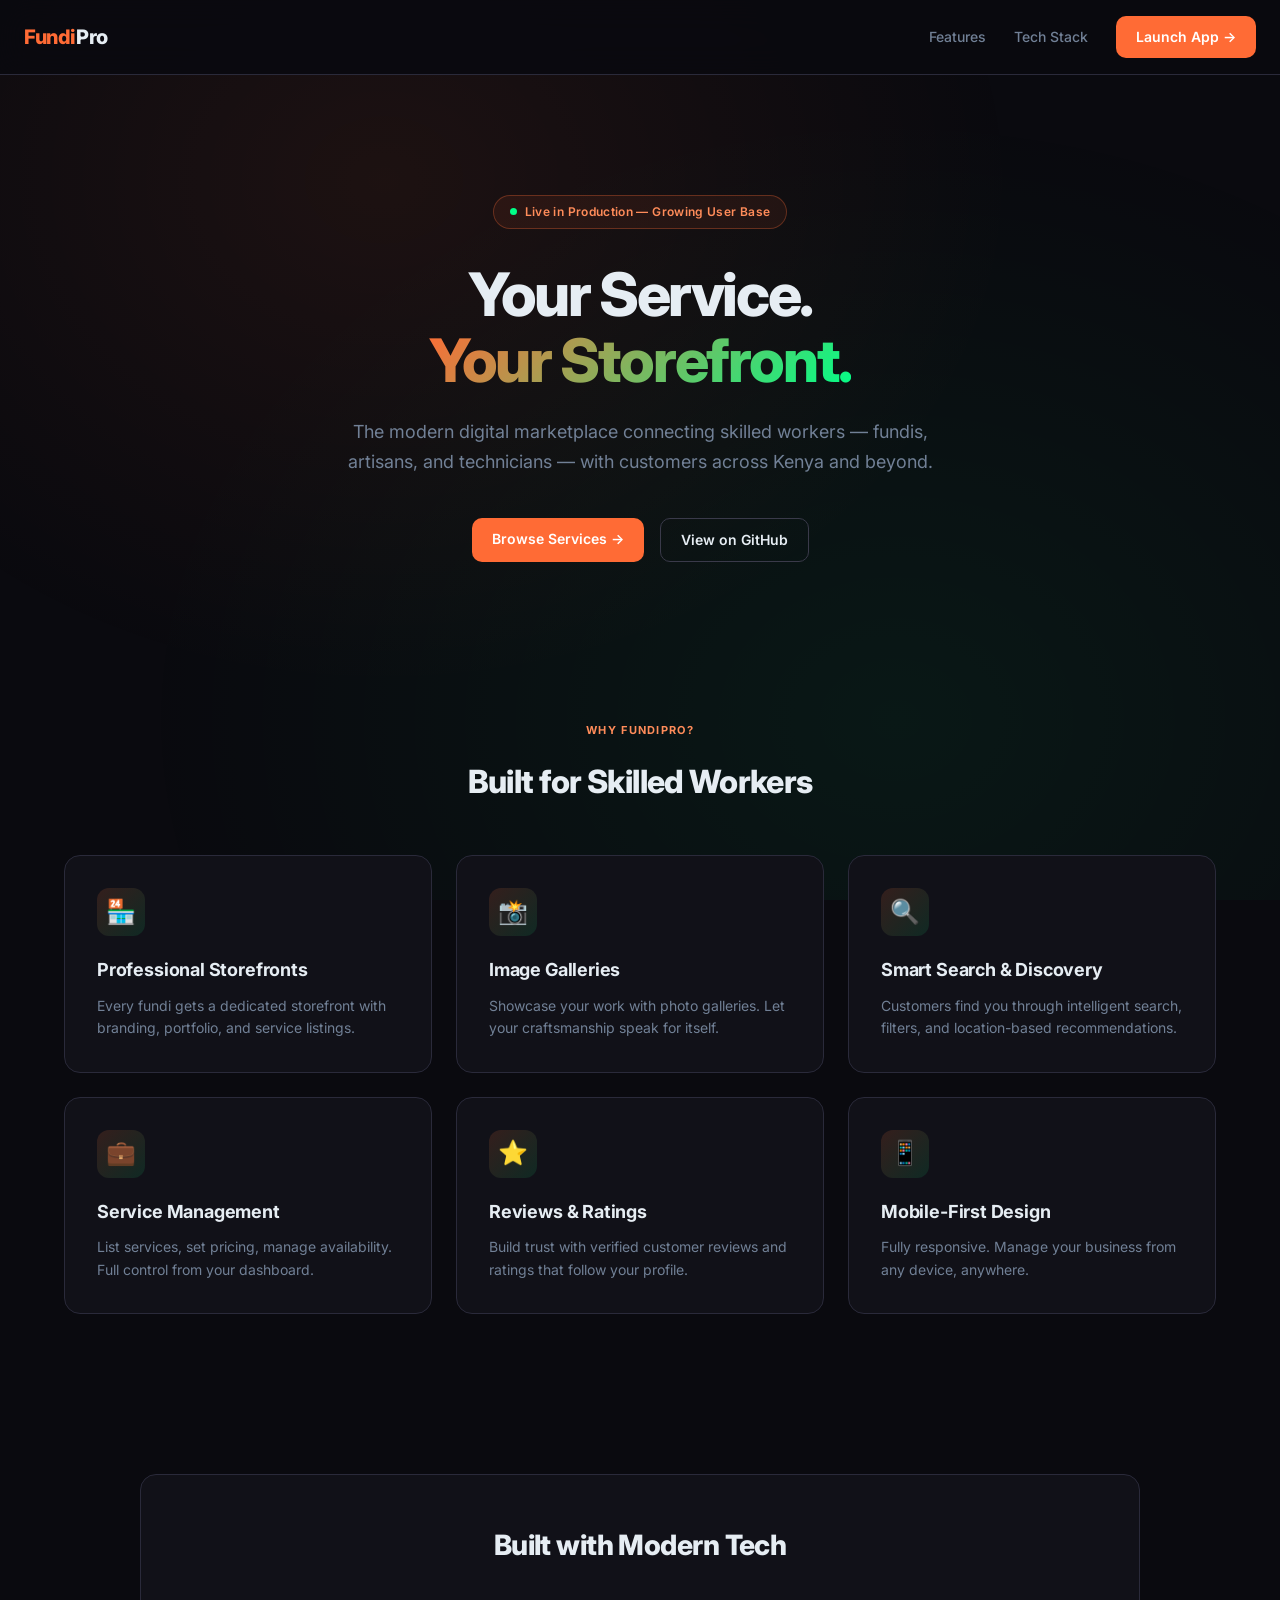
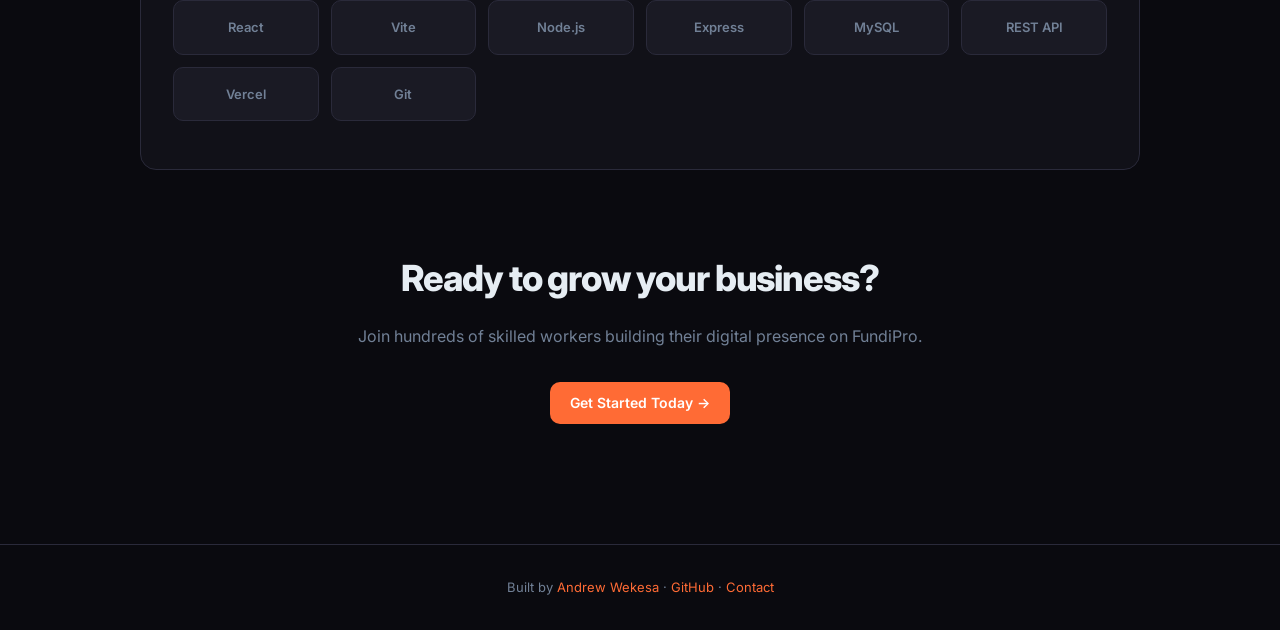
<file: fundipro.html>
<!DOCTYPE html>
<html lang="en">
<head>
<meta charset="UTF-8">
<meta name="viewport" content="width=device-width, initial-scale=1.0">
<title>FundiPro — Service Marketplace for Kenya</title>
<meta name="description" content="Digital marketplace connecting fundis, artisans, and skilled technicians with customers across Kenya. Your service, your storefront, your business.">
<link href="https://fonts.googleapis.com/css2?family=Inter:wght@300;400;500;600;700;800&display=swap" rel="stylesheet">
<style>
*,*::before,*::after{box-sizing:border-box;margin:0;padding:0}
:root{
  --bg:#0a0a0f;--bg2:#111118;--bg3:#1a1a24;
  --border:#2a2a3a;--border2:#3a3a4a;
  --green:#00ff88;--green-dim:#00cc66;--cyan:#00e5ff;
  --orange:#ff6b35;--yellow:#ffd700;--purple:#c792ea;
  --white:#e6edf3;--muted:#718096;--muted2:#4a5568;
  --accent:#ff6b35;--accent2:#ff8c5a;
}
html,body{min-height:100%;background:var(--bg);color:var(--white);font-family:'Inter',sans-serif;font-size:15px;line-height:1.6}
body::before{content:'';position:fixed;inset:0;background:radial-gradient(ellipse at 30% 20%,rgba(255,107,53,0.08),transparent 50%),radial-gradient(ellipse at 70% 80%,rgba(0,255,136,0.06),transparent 60%);pointer-events:none;z-index:0}
nav{position:sticky;top:0;z-index:100;background:rgba(10,10,15,0.94);backdrop-filter:blur(16px);border-bottom:1px solid var(--border);padding:16px 24px;display:flex;align-items:center;justify-content:space-between}
.logo{font-weight:800;font-size:20px;color:var(--accent);letter-spacing:-0.02em}
.logo span{color:var(--white)}
.nav-links{display:flex;gap:28px;align-items:center}
.nav-link{color:var(--muted);text-decoration:none;font-size:14px;font-weight:500;transition:color .2s}
.nav-link:hover{color:var(--white)}
.btn{padding:10px 20px;border-radius:10px;font-size:14px;font-weight:600;cursor:pointer;transition:all .2s;border:none;text-decoration:none;display:inline-block}
.btn-primary{background:var(--accent);color:#fff}
.btn-primary:hover{background:var(--accent2);transform:translateY(-2px);box-shadow:0 8px 30px rgba(255,107,53,0.3)}
.btn-outline{background:transparent;border:1px solid var(--border2);color:var(--white)}
.btn-outline:hover{border-color:var(--accent);color:var(--accent2)}
section{position:relative;z-index:1}
.hero{max-width:900px;margin:0 auto;padding:120px 24px 80px;text-align:center}
.hero-badge{display:inline-flex;align-items:center;gap:8px;padding:6px 16px;border:1px solid rgba(255,107,53,0.3);border-radius:24px;font-size:12px;color:var(--accent2);margin-bottom:32px;background:rgba(255,107,53,0.08);font-weight:600;letter-spacing:.03em}
.pulse{width:7px;height:7px;border-radius:50%;background:var(--green);animation:pulse 2s infinite}
@keyframes pulse{0%,100%{opacity:1;transform:scale(1)}50%{opacity:.4;transform:scale(1.4)}}
.hero h1{font-size:clamp(2.5rem,6vw,4rem);font-weight:800;line-height:1.1;letter-spacing:-0.04em;margin-bottom:24px}
.hero h1 .gradient{background:linear-gradient(135deg,var(--accent),var(--green));-webkit-background-clip:text;-webkit-text-fill-color:transparent;background-clip:text}
.hero p{font-size:18px;color:var(--muted);max-width:600px;margin:0 auto 40px;line-height:1.7}
.hero-cta{display:flex;gap:16px;justify-content:center;flex-wrap:wrap}
.features{max-width:1200px;margin:0 auto;padding:80px 24px}
.section-label{text-align:center;font-size:11px;color:var(--accent2);letter-spacing:.12em;text-transform:uppercase;font-weight:700;margin-bottom:16px}
.section-title{text-align:center;font-size:32px;font-weight:800;margin-bottom:48px;letter-spacing:-0.02em}
.feature-grid{display:grid;grid-template-columns:repeat(auto-fit,minmax(280px,1fr));gap:24px}
.feature-card{background:var(--bg2);border:1px solid var(--border);border-radius:16px;padding:32px;transition:all .3s}
.feature-card:hover{border-color:var(--border2);transform:translateY(-4px);box-shadow:0 12px 40px rgba(0,0,0,0.4)}
.feature-icon{width:48px;height:48px;background:linear-gradient(135deg,rgba(255,107,53,0.15),rgba(0,255,136,0.1));border-radius:12px;display:flex;align-items:center;justify-content:center;font-size:24px;margin-bottom:20px}
.feature-card h3{font-size:18px;font-weight:700;margin-bottom:10px;letter-spacing:-0.01em}
.feature-card p{color:var(--muted);font-size:14px;line-height:1.6}
.stack{background:var(--bg2);border:1px solid var(--border);border-radius:16px;max-width:1000px;margin:80px auto;padding:48px 32px}
.stack h2{text-align:center;font-size:28px;font-weight:800;margin-bottom:32px;letter-spacing:-0.02em}
.stack-grid{display:grid;grid-template-columns:repeat(auto-fit,minmax(140px,1fr));gap:12px}
.stack-item{background:var(--bg3);border:1px solid var(--border);border-radius:10px;padding:16px;text-align:center;font-size:13px;font-weight:600;color:var(--muted);transition:all .2s}
.stack-item:hover{border-color:var(--accent);color:var(--accent2)}
.cta-section{max-width:800px;margin:80px auto 120px;padding:0 24px;text-align:center}
.cta-section h2{font-size:36px;font-weight:800;margin-bottom:16px;letter-spacing:-0.03em}
.cta-section p{font-size:16px;color:var(--muted);margin-bottom:32px}
footer{border-top:1px solid var(--border);padding:32px 24px;text-align:center;color:var(--muted);font-size:13px}
footer a{color:var(--accent);text-decoration:none}
footer a:hover{text-decoration:underline}
@media(max-width:768px){
  .hero{padding:80px 20px 60px}
  .hero h1{font-size:2rem}
  .nav-links{gap:16px}
  .hero-cta{flex-direction:column;align-items:center}
  .stack-grid{grid-template-columns:repeat(2,1fr)}
}
</style>
</head>
<body>

<nav>
  <div class="logo">Fundi<span>Pro</span></div>
  <div class="nav-links">
    <a href="#features" class="nav-link">Features</a>
    <a href="#tech" class="nav-link">Tech Stack</a>
    <a href="https://fundipro-v21.vercel.app" class="btn btn-primary" target="_blank" rel="noopener">Launch App →</a>
  </div>
</nav>

<section class="hero">
  <div class="hero-badge">
    <span class="pulse"></span>
    Live in Production — Growing User Base
  </div>
  <h1>Your Service.<br><span class="gradient">Your Storefront.</span></h1>
  <p>The modern digital marketplace connecting skilled workers — fundis, artisans, and technicians — with customers across Kenya and beyond.</p>
  <div class="hero-cta">
    <a href="https://fundipro-v21.vercel.app" class="btn btn-primary" target="_blank" rel="noopener">Browse Services →</a>
    <a href="https://github.com/ANDREW-WEKESA/fundipro-v2" class="btn btn-outline" target="_blank" rel="noopener">View on GitHub</a>
  </div>
</section>

<section class="features" id="features">
  <div class="section-label">Why FundiPro?</div>
  <h2 class="section-title">Built for Skilled Workers</h2>
  <div class="feature-grid">
    <div class="feature-card">
      <div class="feature-icon">🏪</div>
      <h3>Professional Storefronts</h3>
      <p>Every fundi gets a dedicated storefront with branding, portfolio, and service listings.</p>
    </div>
    <div class="feature-card">
      <div class="feature-icon">📸</div>
      <h3>Image Galleries</h3>
      <p>Showcase your work with photo galleries. Let your craftsmanship speak for itself.</p>
    </div>
    <div class="feature-card">
      <div class="feature-icon">🔍</div>
      <h3>Smart Search & Discovery</h3>
      <p>Customers find you through intelligent search, filters, and location-based recommendations.</p>
    </div>
    <div class="feature-card">
      <div class="feature-icon">💼</div>
      <h3>Service Management</h3>
      <p>List services, set pricing, manage availability. Full control from your dashboard.</p>
    </div>
    <div class="feature-card">
      <div class="feature-icon">⭐</div>
      <h3>Reviews & Ratings</h3>
      <p>Build trust with verified customer reviews and ratings that follow your profile.</p>
    </div>
    <div class="feature-card">
      <div class="feature-icon">📱</div>
      <h3>Mobile-First Design</h3>
      <p>Fully responsive. Manage your business from any device, anywhere.</p>
    </div>
  </div>
</section>

<section class="stack" id="tech">
  <h2>Built with Modern Tech</h2>
  <div class="stack-grid">
    <div class="stack-item">React</div>
    <div class="stack-item">Vite</div>
    <div class="stack-item">Node.js</div>
    <div class="stack-item">Express</div>
    <div class="stack-item">MySQL</div>
    <div class="stack-item">REST API</div>
    <div class="stack-item">Vercel</div>
    <div class="stack-item">Git</div>
  </div>
</section>

<section class="cta-section">
  <h2>Ready to grow your business?</h2>
  <p>Join hundreds of skilled workers building their digital presence on FundiPro.</p>
  <a href="https://fundipro-v21.vercel.app" class="btn btn-primary" target="_blank" rel="noopener">Get Started Today →</a>
</section>

<footer>
  <p>Built by <a href="https://andrew-wekesa.vercel.app" target="_blank" rel="noopener">Andrew Wekesa</a> · <a href="https://github.com/ANDREW-WEKESA/fundipro-v2" target="_blank" rel="noopener">GitHub</a> · <a href="mailto:andrewekesa675@gmail.com">Contact</a></p>
</footer>

</body>
</html>
</file>
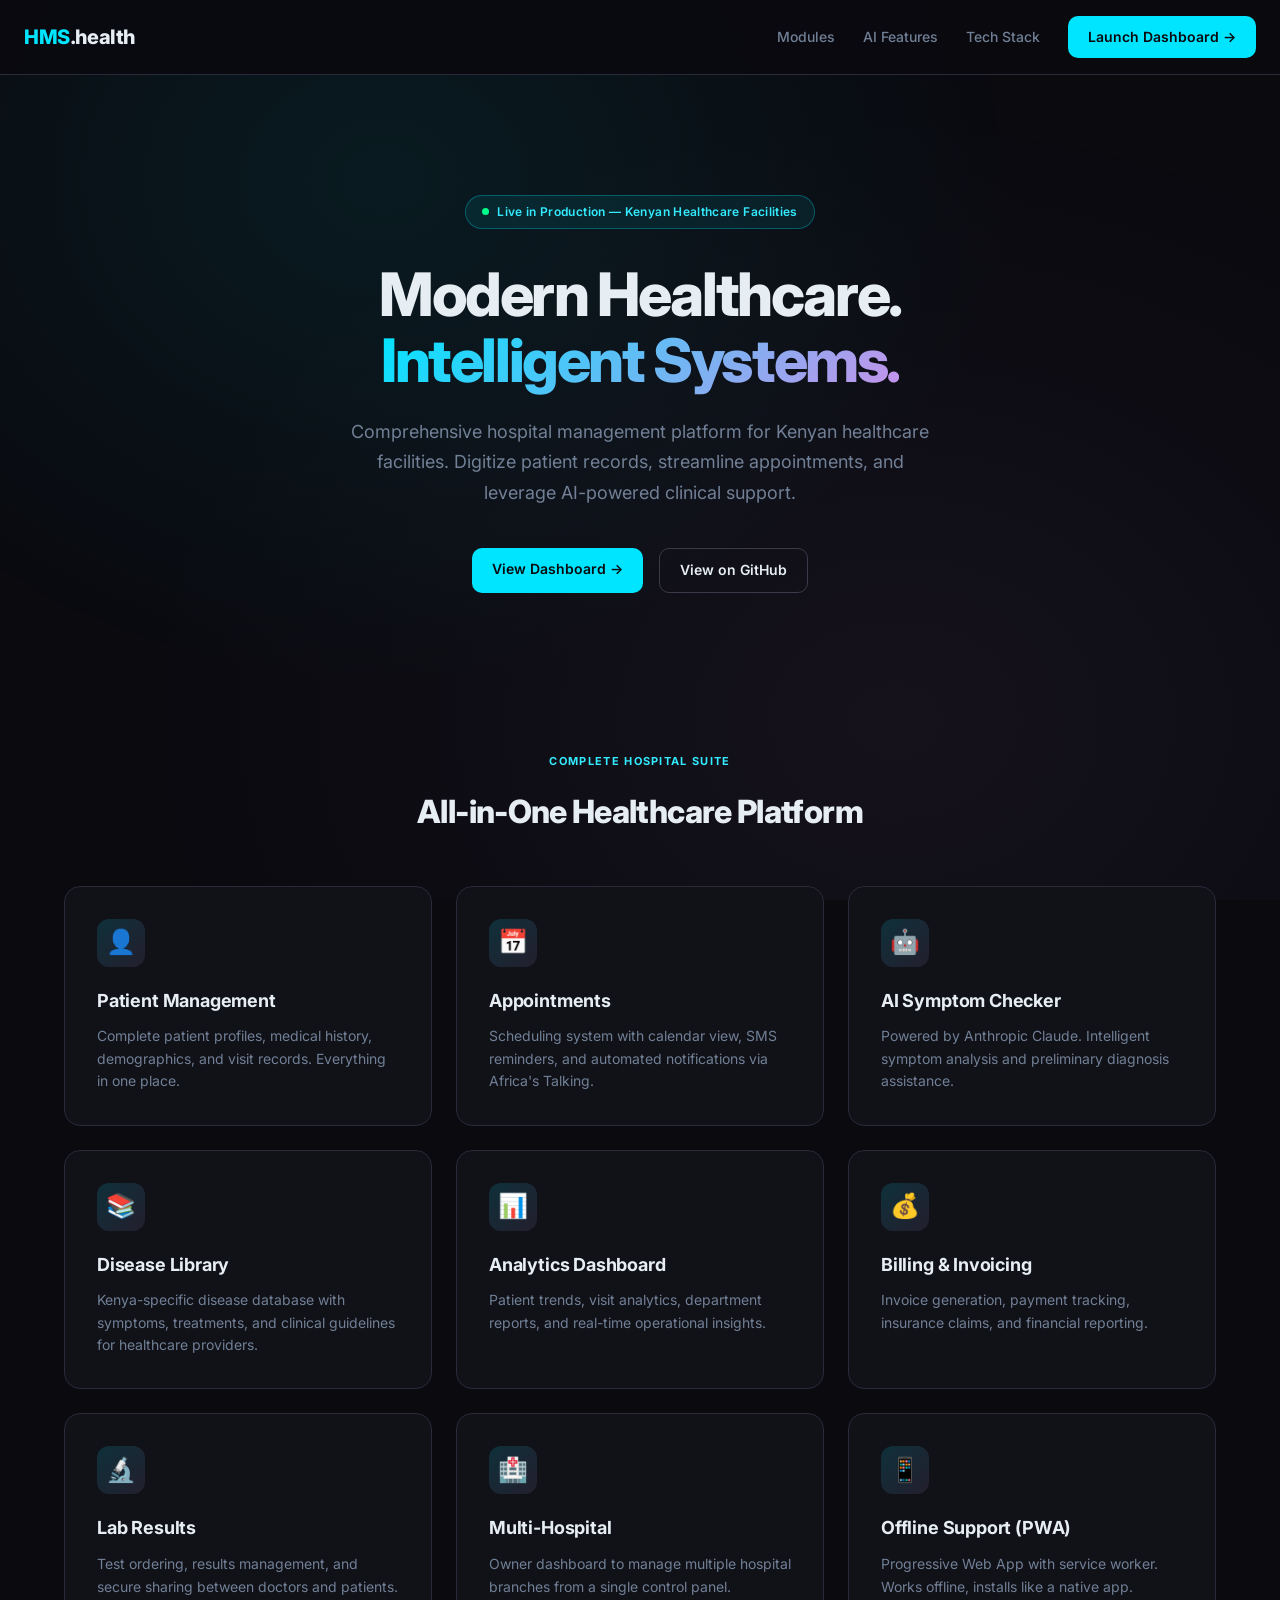
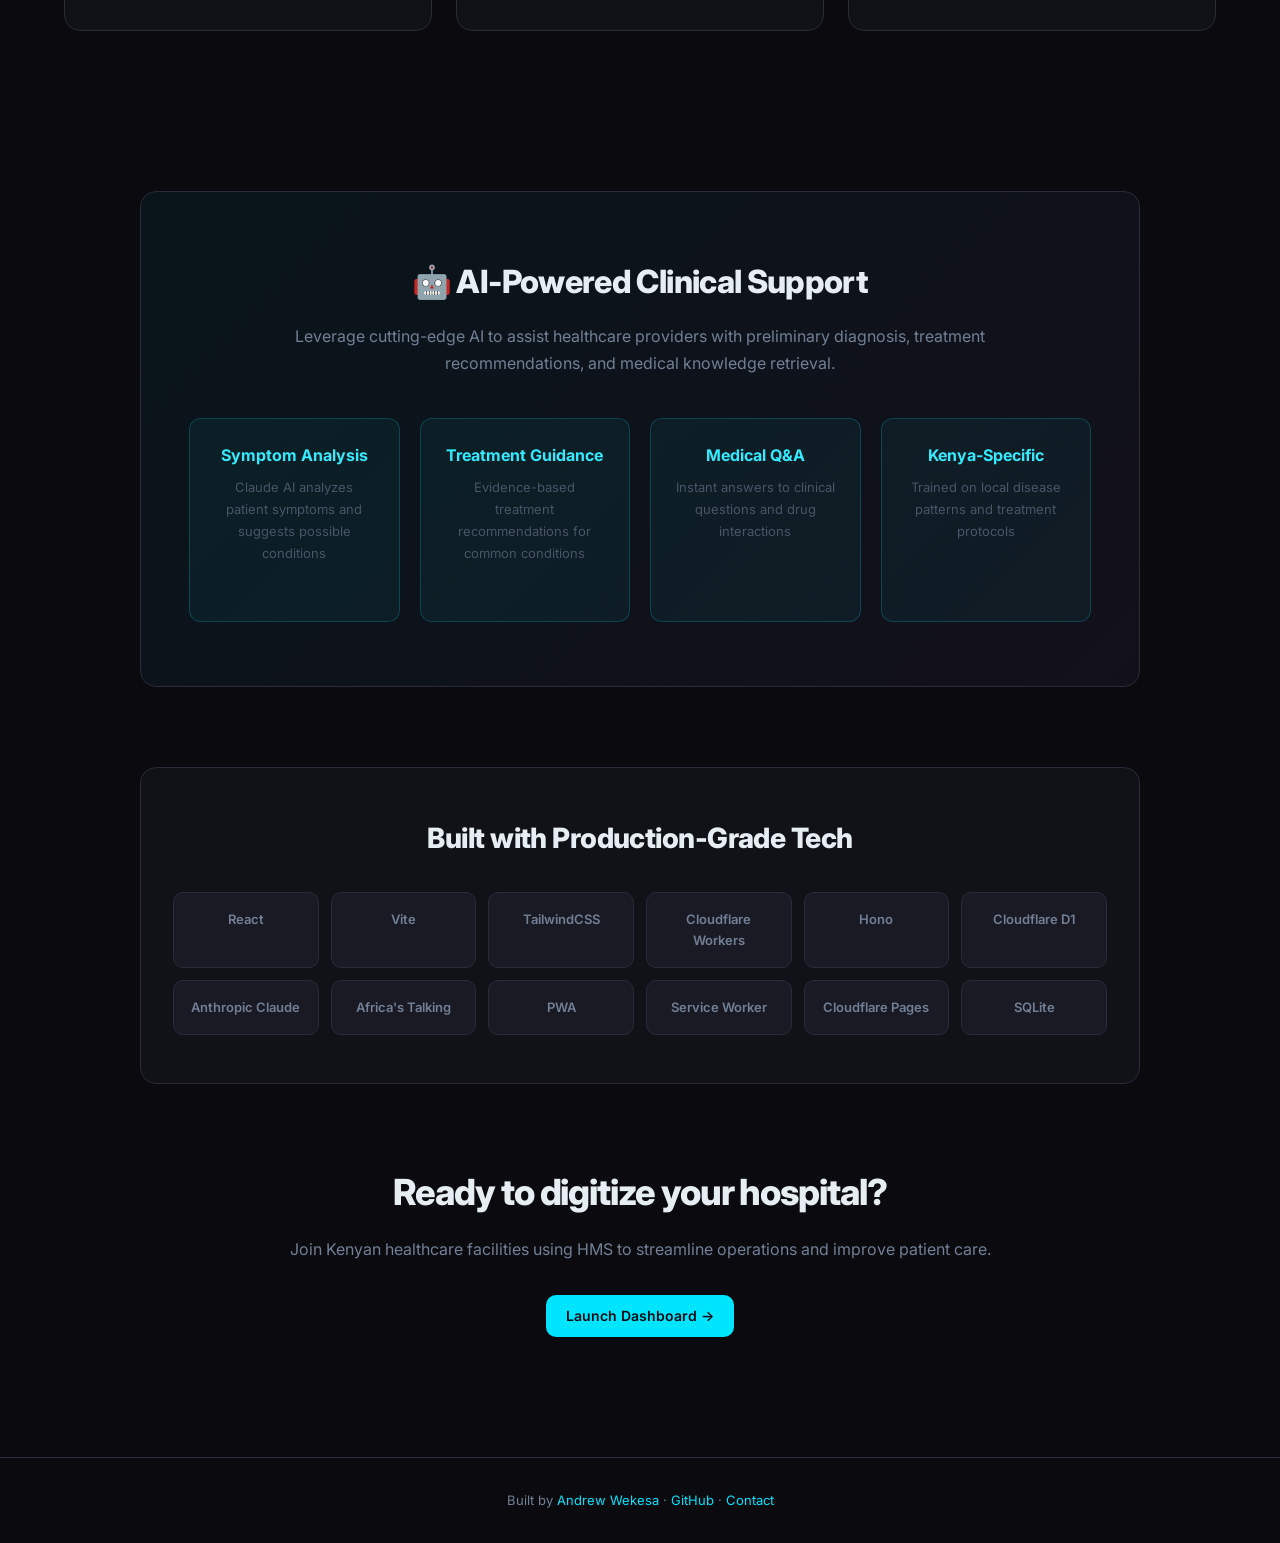
<file: hms.html>
<!DOCTYPE html>
<html lang="en">
<head>
<meta charset="UTF-8">
<meta name="viewport" content="width=device-width, initial-scale=1.0">
<title>HMS — Hospital Management System</title>
<meta name="description" content="Comprehensive hospital management platform for Kenyan healthcare facilities. Digitize patient records, streamline appointments, AI-powered clinical support.">
<link href="https://fonts.googleapis.com/css2?family=Inter:wght@300;400;500;600;700;800&display=swap" rel="stylesheet">
<style>
*,*::before,*::after{box-sizing:border-box;margin:0;padding:0}
:root{
  --bg:#0a0a0f;--bg2:#111118;--bg3:#1a1a24;
  --border:#2a2a3a;--border2:#3a3a4a;
  --cyan:#00e5ff;--cyan-dim:#00b8cc;--green:#00ff88;
  --blue:#58a6ff;--purple:#c792ea;--red:#ff5555;
  --white:#e6edf3;--muted:#718096;--muted2:#4a5568;
  --accent:#00e5ff;--accent2:#33ebff;
}
html,body{min-height:100%;background:var(--bg);color:var(--white);font-family:'Inter',sans-serif;font-size:15px;line-height:1.6}
body::before{content:'';position:fixed;inset:0;background:radial-gradient(ellipse at 30% 20%,rgba(0,229,255,0.08),transparent 50%),radial-gradient(ellipse at 70% 80%,rgba(199,146,234,0.06),transparent 60%);pointer-events:none;z-index:0}
nav{position:sticky;top:0;z-index:100;background:rgba(10,10,15,0.94);backdrop-filter:blur(16px);border-bottom:1px solid var(--border);padding:16px 24px;display:flex;align-items:center;justify-content:space-between}
.logo{font-weight:800;font-size:20px;color:var(--accent);letter-spacing:-0.02em}
.logo span{color:var(--white)}
.nav-links{display:flex;gap:28px;align-items:center}
.nav-link{color:var(--muted);text-decoration:none;font-size:14px;font-weight:500;transition:color .2s}
.nav-link:hover{color:var(--white)}
.btn{padding:10px 20px;border-radius:10px;font-size:14px;font-weight:600;cursor:pointer;transition:all .2s;border:none;text-decoration:none;display:inline-block}
.btn-primary{background:var(--accent);color:#0a0a0f}
.btn-primary:hover{background:var(--accent2);transform:translateY(-2px);box-shadow:0 8px 30px rgba(0,229,255,0.3)}
.btn-outline{background:transparent;border:1px solid var(--border2);color:var(--white)}
.btn-outline:hover{border-color:var(--accent);color:var(--accent2)}
section{position:relative;z-index:1}
.hero{max-width:900px;margin:0 auto;padding:120px 24px 80px;text-align:center}
.hero-badge{display:inline-flex;align-items:center;gap:8px;padding:6px 16px;border:1px solid rgba(0,229,255,0.3);border-radius:24px;font-size:12px;color:var(--accent2);margin-bottom:32px;background:rgba(0,229,255,0.08);font-weight:600;letter-spacing:.03em}
.pulse{width:7px;height:7px;border-radius:50%;background:var(--green);animation:pulse 2s infinite}
@keyframes pulse{0%,100%{opacity:1;transform:scale(1)}50%{opacity:.4;transform:scale(1.4)}}
.hero h1{font-size:clamp(2.5rem,6vw,4rem);font-weight:800;line-height:1.1;letter-spacing:-0.04em;margin-bottom:24px}
.hero h1 .gradient{background:linear-gradient(135deg,var(--accent),var(--purple));-webkit-background-clip:text;-webkit-text-fill-color:transparent;background-clip:text}
.hero p{font-size:18px;color:var(--muted);max-width:600px;margin:0 auto 40px;line-height:1.7}
.hero-cta{display:flex;gap:16px;justify-content:center;flex-wrap:wrap}
.modules{max-width:1200px;margin:0 auto;padding:80px 24px}
.section-label{text-align:center;font-size:11px;color:var(--accent2);letter-spacing:.12em;text-transform:uppercase;font-weight:700;margin-bottom:16px}
.section-title{text-align:center;font-size:32px;font-weight:800;margin-bottom:48px;letter-spacing:-0.02em}
.module-grid{display:grid;grid-template-columns:repeat(auto-fit,minmax(300px,1fr));gap:24px}
.module-card{background:var(--bg2);border:1px solid var(--border);border-radius:16px;padding:32px;transition:all .3s}
.module-card:hover{border-color:var(--border2);transform:translateY(-4px);box-shadow:0 12px 40px rgba(0,0,0,0.4)}
.module-icon{width:48px;height:48px;background:linear-gradient(135deg,rgba(0,229,255,0.15),rgba(199,146,234,0.1));border-radius:12px;display:flex;align-items:center;justify-content:center;font-size:24px;margin-bottom:20px}
.module-card h3{font-size:18px;font-weight:700;margin-bottom:10px;letter-spacing:-0.01em}
.module-card p{color:var(--muted);font-size:14px;line-height:1.6}
.stack{background:var(--bg2);border:1px solid var(--border);border-radius:16px;max-width:1000px;margin:80px auto;padding:48px 32px}
.stack h2{text-align:center;font-size:28px;font-weight:800;margin-bottom:32px;letter-spacing:-0.02em}
.stack-grid{display:grid;grid-template-columns:repeat(auto-fit,minmax(140px,1fr));gap:12px}
.stack-item{background:var(--bg3);border:1px solid var(--border);border-radius:10px;padding:16px;text-align:center;font-size:13px;font-weight:600;color:var(--muted);transition:all .2s}
.stack-item:hover{border-color:var(--accent);color:var(--accent2)}
.ai-section{background:linear-gradient(135deg,rgba(0,229,255,0.05),rgba(199,146,234,0.05));border:1px solid var(--border);border-radius:16px;max-width:1000px;margin:80px auto;padding:64px 48px;text-align:center}
.ai-section h2{font-size:32px;font-weight:800;margin-bottom:16px;letter-spacing:-0.02em}
.ai-section p{font-size:16px;color:var(--muted);max-width:700px;margin:0 auto 32px;line-height:1.7}
.ai-features{display:grid;grid-template-columns:repeat(auto-fit,minmax(200px,1fr));gap:20px;margin-top:40px}
.ai-feature{background:rgba(0,229,255,0.05);border:1px solid rgba(0,229,255,0.2);border-radius:12px;padding:24px}
.ai-feature h4{font-size:16px;font-weight:700;margin-bottom:8px;color:var(--accent2)}
.ai-feature p{font-size:13px;color:var(--muted2)}
.cta-section{max-width:800px;margin:80px auto 120px;padding:0 24px;text-align:center}
.cta-section h2{font-size:36px;font-weight:800;margin-bottom:16px;letter-spacing:-0.03em}
.cta-section p{font-size:16px;color:var(--muted);margin-bottom:32px}
footer{border-top:1px solid var(--border);padding:32px 24px;text-align:center;color:var(--muted);font-size:13px}
footer a{color:var(--accent);text-decoration:none}
footer a:hover{text-decoration:underline}
@media(max-width:768px){
  .hero{padding:80px 20px 60px}
  .hero h1{font-size:2rem}
  .nav-links{gap:16px}
  .hero-cta{flex-direction:column;align-items:center}
  .stack-grid{grid-template-columns:repeat(2,1fr)}
  .ai-section{padding:40px 24px}
}
</style>
</head>
<body>

<nav>
  <div class="logo">HMS<span>.health</span></div>
  <div class="nav-links">
    <a href="#modules" class="nav-link">Modules</a>
    <a href="#ai" class="nav-link">AI Features</a>
    <a href="#tech" class="nav-link">Tech Stack</a>
    <a href="https://hms-frontend-gs6.pages.dev" class="btn btn-primary" target="_blank" rel="noopener">Launch Dashboard →</a>
  </div>
</nav>

<section class="hero">
  <div class="hero-badge">
    <span class="pulse"></span>
    Live in Production — Kenyan Healthcare Facilities
  </div>
  <h1>Modern Healthcare.<br><span class="gradient">Intelligent Systems.</span></h1>
  <p>Comprehensive hospital management platform for Kenyan healthcare facilities. Digitize patient records, streamline appointments, and leverage AI-powered clinical support.</p>
  <div class="hero-cta">
    <a href="https://hms-frontend-gs6.pages.dev" class="btn btn-primary" target="_blank" rel="noopener">View Dashboard →</a>
    <a href="https://github.com/ANDREW-WEKESA/hms" class="btn btn-outline" target="_blank" rel="noopener">View on GitHub</a>
  </div>
</section>

<section class="modules" id="modules">
  <div class="section-label">Complete Hospital Suite</div>
  <h2 class="section-title">All-in-One Healthcare Platform</h2>
  <div class="module-grid">
    <div class="module-card">
      <div class="module-icon">👤</div>
      <h3>Patient Management</h3>
      <p>Complete patient profiles, medical history, demographics, and visit records. Everything in one place.</p>
    </div>
    <div class="module-card">
      <div class="module-icon">📅</div>
      <h3>Appointments</h3>
      <p>Scheduling system with calendar view, SMS reminders, and automated notifications via Africa's Talking.</p>
    </div>
    <div class="module-card">
      <div class="module-icon">🤖</div>
      <h3>AI Symptom Checker</h3>
      <p>Powered by Anthropic Claude. Intelligent symptom analysis and preliminary diagnosis assistance.</p>
    </div>
    <div class="module-card">
      <div class="module-icon">📚</div>
      <h3>Disease Library</h3>
      <p>Kenya-specific disease database with symptoms, treatments, and clinical guidelines for healthcare providers.</p>
    </div>
    <div class="module-card">
      <div class="module-icon">📊</div>
      <h3>Analytics Dashboard</h3>
      <p>Patient trends, visit analytics, department reports, and real-time operational insights.</p>
    </div>
    <div class="module-card">
      <div class="module-icon">💰</div>
      <h3>Billing & Invoicing</h3>
      <p>Invoice generation, payment tracking, insurance claims, and financial reporting.</p>
    </div>
    <div class="module-card">
      <div class="module-icon">🔬</div>
      <h3>Lab Results</h3>
      <p>Test ordering, results management, and secure sharing between doctors and patients.</p>
    </div>
    <div class="module-card">
      <div class="module-icon">🏥</div>
      <h3>Multi-Hospital</h3>
      <p>Owner dashboard to manage multiple hospital branches from a single control panel.</p>
    </div>
    <div class="module-card">
      <div class="module-icon">📱</div>
      <h3>Offline Support (PWA)</h3>
      <p>Progressive Web App with service worker. Works offline, installs like a native app.</p>
    </div>
  </div>
</section>

<section class="ai-section" id="ai">
  <h2>🤖 AI-Powered Clinical Support</h2>
  <p>Leverage cutting-edge AI to assist healthcare providers with preliminary diagnosis, treatment recommendations, and medical knowledge retrieval.</p>
  <div class="ai-features">
    <div class="ai-feature">
      <h4>Symptom Analysis</h4>
      <p>Claude AI analyzes patient symptoms and suggests possible conditions</p>
    </div>
    <div class="ai-feature">
      <h4>Treatment Guidance</h4>
      <p>Evidence-based treatment recommendations for common conditions</p>
    </div>
    <div class="ai-feature">
      <h4>Medical Q&A</h4>
      <p>Instant answers to clinical questions and drug interactions</p>
    </div>
    <div class="ai-feature">
      <h4>Kenya-Specific</h4>
      <p>Trained on local disease patterns and treatment protocols</p>
    </div>
  </div>
</section>

<section class="stack" id="tech">
  <h2>Built with Production-Grade Tech</h2>
  <div class="stack-grid">
    <div class="stack-item">React</div>
    <div class="stack-item">Vite</div>
    <div class="stack-item">TailwindCSS</div>
    <div class="stack-item">Cloudflare Workers</div>
    <div class="stack-item">Hono</div>
    <div class="stack-item">Cloudflare D1</div>
    <div class="stack-item">Anthropic Claude</div>
    <div class="stack-item">Africa's Talking</div>
    <div class="stack-item">PWA</div>
    <div class="stack-item">Service Worker</div>
    <div class="stack-item">Cloudflare Pages</div>
    <div class="stack-item">SQLite</div>
  </div>
</section>

<section class="cta-section">
  <h2>Ready to digitize your hospital?</h2>
  <p>Join Kenyan healthcare facilities using HMS to streamline operations and improve patient care.</p>
  <a href="https://hms-frontend-gs6.pages.dev" class="btn btn-primary" target="_blank" rel="noopener">Launch Dashboard →</a>
</section>

<footer>
  <p>Built by <a href="https://andrew-wekesa.vercel.app" target="_blank" rel="noopener">Andrew Wekesa</a> · <a href="https://github.com/ANDREW-WEKESA/hms" target="_blank" rel="noopener">GitHub</a> · <a href="mailto:andrewekesa675@gmail.com">Contact</a></p>
</footer>

</body>
</html>
</file>
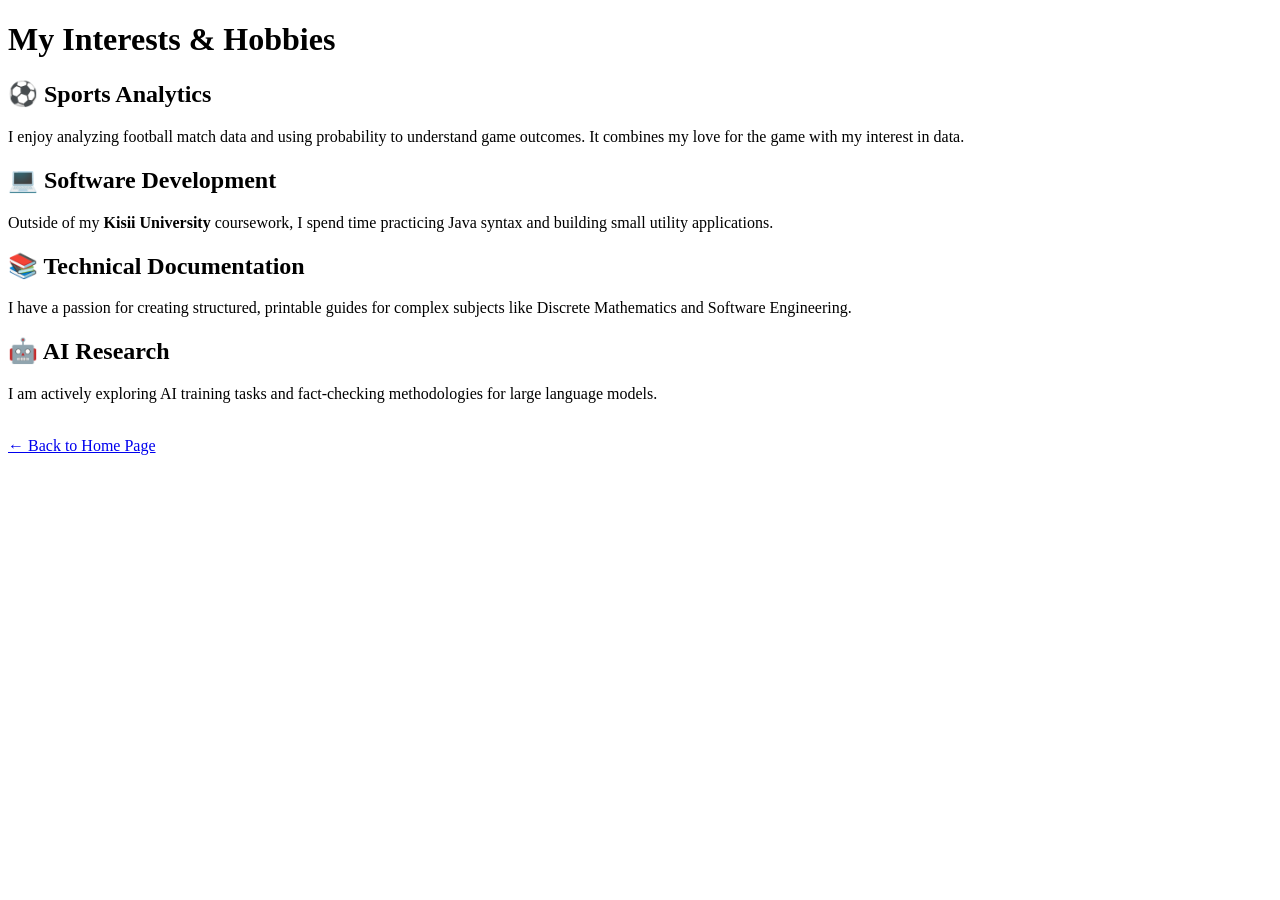
<file: hobbies.html>
<!DOCTYPE html>
<html lang="en">
<head>
    <meta charset="UTF-8">
    <meta name="viewport" content="width=device-width, initial-scale=1.0">
    <title>Hobbies | Andrew Wekesa</title>
    <link rel="stylesheet" href="style.css">
</head>
<body>
    <header>
        <h1>My Interests & Hobbies</h1>
    </header>

    <main>
        <section>
            <h2>⚽ Sports Analytics</h2>
            <p>I enjoy analyzing football match data and using probability to understand game outcomes. It combines my love for the game with my interest in data.</p>
        </section>

        <section>
            <h2>💻 Software Development</h2>
            <p>Outside of my <strong>Kisii University</strong> coursework, I spend time practicing Java syntax and building small utility applications.</p>
        </section>

        <section>
            <h2>📚 Technical Documentation</h2>
            <p>I have a passion for creating structured, printable guides for complex subjects like Discrete Mathematics and Software Engineering.</p>
        </section>

        <section>
            <h2>🤖 AI Research</h2>
            <p>I am actively exploring AI training tasks and fact-checking methodologies for large language models.</p>
        </section>
        
        <br>
        <a href="index.html" class="button">← Back to Home Page</a>
    </main>
</body>
</html>
</file>
<file: style.css>
html { scroll-behavior: smooth; }

/* Desktop Only Cursor */
@media (min-width: 768px) {
    body, a, button, [onclick], tr {
        cursor: none !important;
    }
}

#cursor-dot {
    width: 6px; height: 6px;
    background-color: #2563eb;
    position: fixed; top: 0; left: 0;
    transform: translate(-50%, -50%);
    border-radius: 50%; z-index: 10000;
    pointer-events: none;
}

#cursor-outline {
    width: 35px; height: 35px;
    border: 1.5px solid #2563eb;
    position: fixed; top: 0; left: 0;
    transform: translate(-50%, -50%);
    border-radius: 50%; z-index: 9999;
    pointer-events: none;
    transition: width 0.2s, height 0.2s, background-color 0.2s, border-color 0.3s;
}

body.cursor-hover #cursor-outline {
    width: 70px; height: 70px;
    background-color: rgba(37, 99, 235, 0.05);
    border-color: #1d4ed8;
}/* Sweet Skill Pills Styling */
.skill-pill {
    position: relative;
    padding: 1rem 2rem;
    background: white;
    border-radius: 1.5rem;
    border: 1px solid #e2e8f0;
    cursor: pointer;
    transition: all 0.4s cubic-bezier(0.175, 0.885, 0.32, 1.275);
    box-shadow: 0 4px 6px -1px rgba(0, 0, 0, 0.05);
}

.pill-text {
    font-size: 0.75rem;
    font-weight: 800;
    color: #475569;
    text-transform: uppercase;
    letter-spacing: 0.1em;
    transition: color 0.3s;
}

/* Hover Effect */
.skill-pill:hover {
    transform: translateY(-5px) scale(1.05);
    border-color: #2563eb;
    box-shadow: 0 20px 25px -5px rgba(37, 99, 235, 0.1), 0 10px 10px -5px rgba(37, 99, 235, 0.04);
}

.skill-pill:hover .pill-text {
    color: #2563eb;
}

/* Sweet Tooltip (The "Something Sweet") */
.pill-tip {
    position: absolute;
    bottom: -60px;
    left: 50%;
    transform: translateX(-50%) translateY(10px);
    width: 200px;
    background: #1e293b;
    color: white;
    padding: 12px;
    border-radius: 12px;
    font-size: 11px;
    font-weight: 500;
    text-align: center;
    opacity: 0;
    pointer-events: none;
    transition: all 0.3s ease;
    z-index: 50;
    box-shadow: 0 10px 15px -3px rgba(0, 0, 0, 0.3);
}

/* Tooltip Arrow */
.pill-tip::after {
    content: '';
    position: absolute;
    top: -5px;
    left: 50%;
    transform: translateX(-50%);
    border-left: 6px solid transparent;
    border-right: 6px solid transparent;
    border-bottom: 6px solid #1e293b;
}

.skill-pill:hover .pill-tip {
    opacity: 1;
    transform: translateX(-50%) translateY(0);
}
</file>
